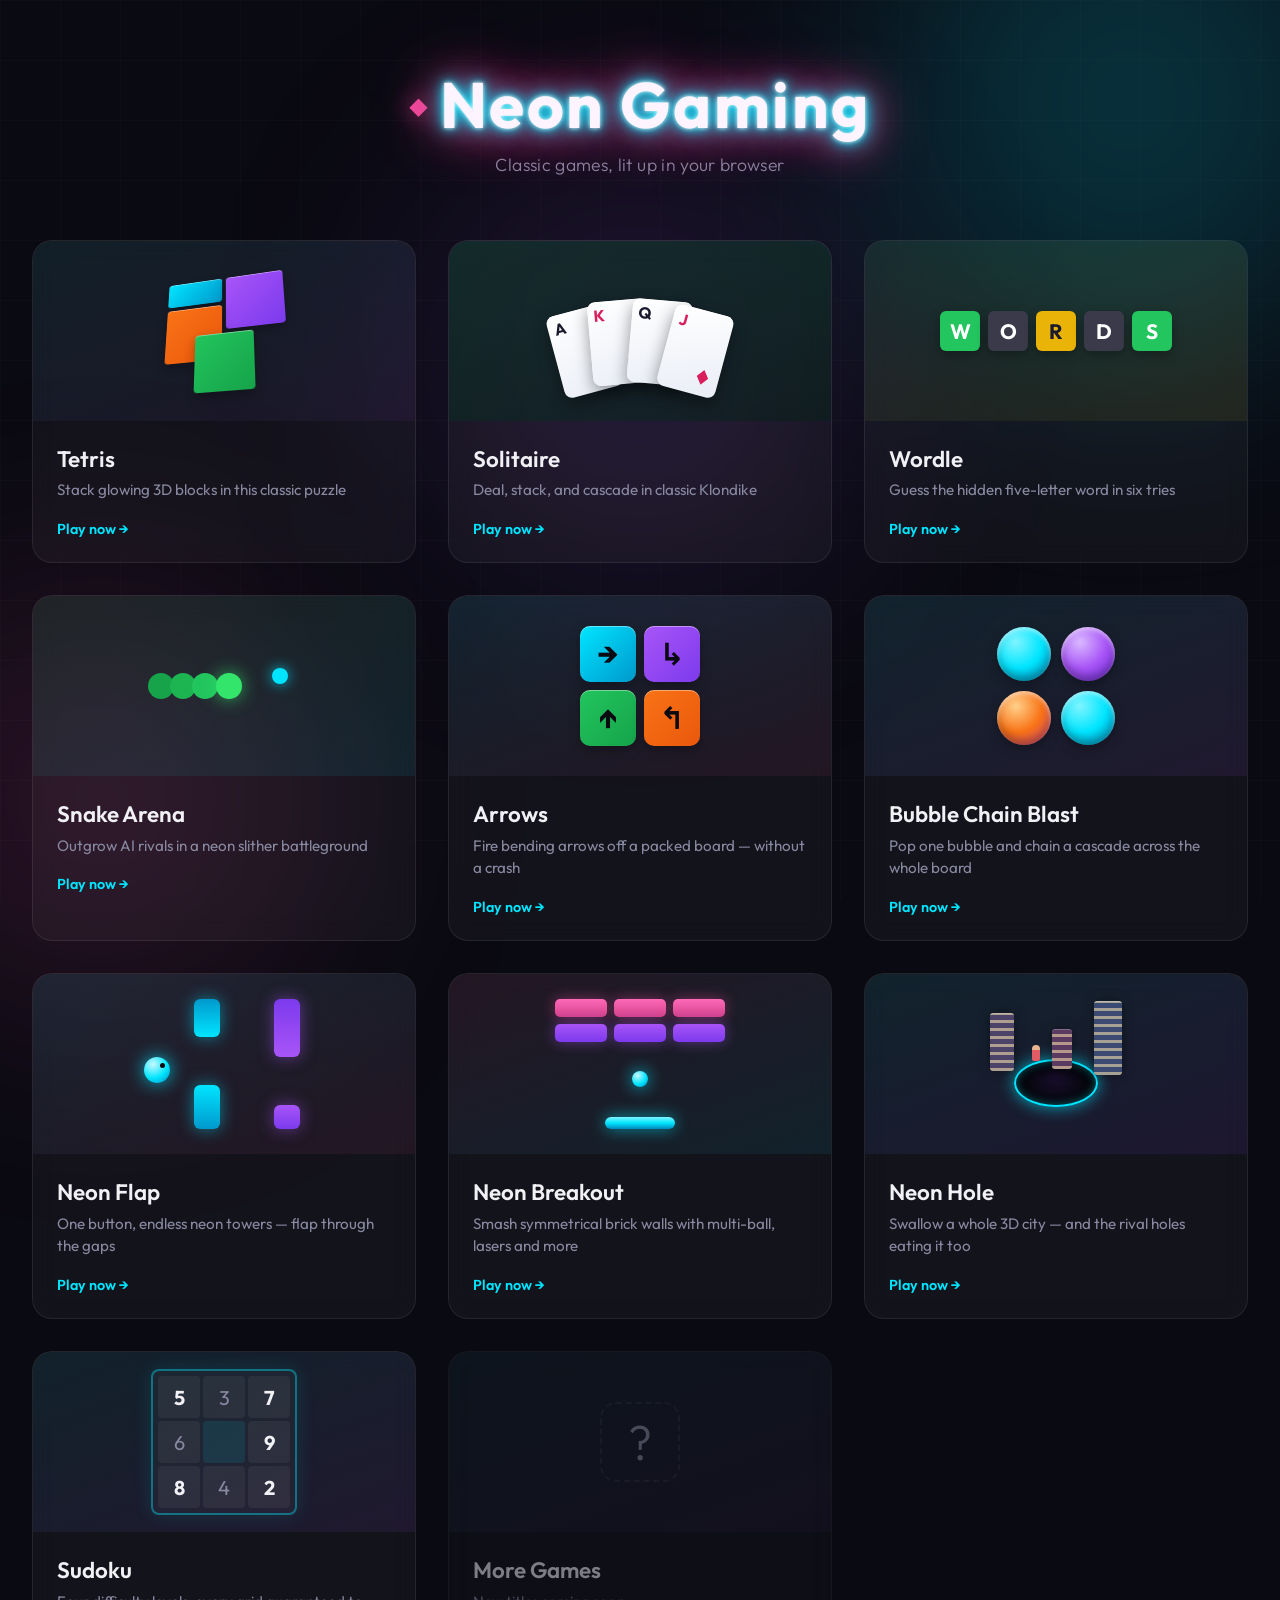
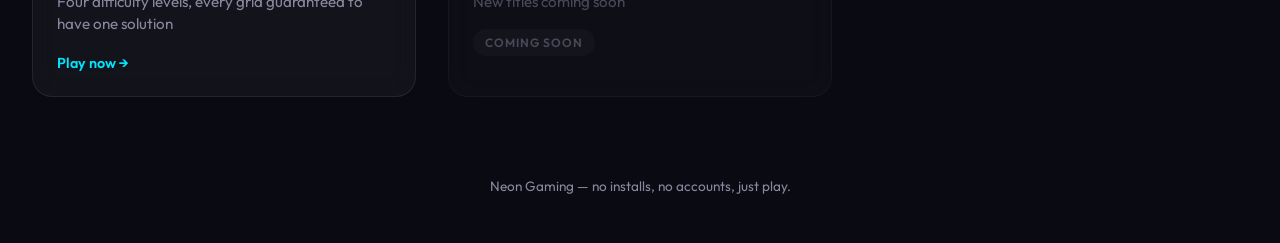
<file: index.html>
<!DOCTYPE html>
<html lang="en">
<head>
  <!-- Google tag (gtag.js) -->
  <script async src="https://www.googletagmanager.com/gtag/js?id=G-6LNMJ1V5Q6"></script>
  <script>
    window.dataLayer = window.dataLayer || [];
    function gtag(){dataLayer.push(arguments);}
    gtag('js', new Date());
    gtag('config', 'G-6LNMJ1V5Q6');
  </script>
  <meta charset="UTF-8">
  <meta name="viewport" content="width=device-width, initial-scale=1.0">
  <title>Neon Gaming</title>
  <link rel="preconnect" href="https://fonts.googleapis.com">
  <link rel="preconnect" href="https://fonts.gstatic.com" crossorigin>
  <link href="https://fonts.googleapis.com/css2?family=Outfit:wght@300;400;600;700&display=swap" rel="stylesheet">
  <link rel="stylesheet" href="css/style.css">
</head>
<body>
  <div class="bg-grid"></div>
  <div class="bg-glow bg-glow--1"></div>
  <div class="bg-glow bg-glow--2"></div>
  <div class="bg-glow bg-glow--3"></div>

  <header class="site-header">
    <div class="logo">
      <span class="logo-icon">◆</span>
      <h1 class="neon-title" data-text="Neon Gaming">Neon Gaming</h1>
    </div>
    <p class="tagline">Classic games, lit up in your browser</p>
  </header>

  <main class="games-grid">
    <a href="games/tetris/" class="game-tile game-tile--tetris">
      <div class="game-tile__preview">
        <div class="tetris-preview">
          <div class="tetris-block tetris-block--cyan"></div>
          <div class="tetris-block tetris-block--purple"></div>
          <div class="tetris-block tetris-block--orange"></div>
          <div class="tetris-block tetris-block--green"></div>
        </div>
      </div>
      <div class="game-tile__info">
        <h2>Tetris</h2>
        <p>Stack glowing 3D blocks in this classic puzzle</p>
        <span class="game-tile__cta">Play now →</span>
      </div>
    </a>

    <a href="games/solitaire/" class="game-tile game-tile--solitaire">
      <div class="game-tile__preview">
        <div class="solitaire-preview">
          <div class="mini-card mini-card--1"><span class="mini-card__rank">A</span><span class="mini-card__suit mini-card__suit--black">♠</span></div>
          <div class="mini-card mini-card--2"><span class="mini-card__rank mini-card__rank--red">K</span><span class="mini-card__suit mini-card__suit--red">♥</span></div>
          <div class="mini-card mini-card--3"><span class="mini-card__rank">Q</span><span class="mini-card__suit mini-card__suit--black">♣</span></div>
          <div class="mini-card mini-card--4"><span class="mini-card__rank mini-card__rank--red">J</span><span class="mini-card__suit mini-card__suit--red">♦</span></div>
        </div>
      </div>
      <div class="game-tile__info">
        <h2>Solitaire</h2>
        <p>Deal, stack, and cascade in classic Klondike</p>
        <span class="game-tile__cta">Play now →</span>
      </div>
    </a>

    <a href="games/wordle/" class="game-tile game-tile--wordle">
      <div class="game-tile__preview">
        <div class="wordle-preview">
          <span class="wordle-cell wordle-cell--correct">W</span>
          <span class="wordle-cell wordle-cell--absent">O</span>
          <span class="wordle-cell wordle-cell--present">R</span>
          <span class="wordle-cell wordle-cell--absent">D</span>
          <span class="wordle-cell wordle-cell--correct">S</span>
        </div>
      </div>
      <div class="game-tile__info">
        <h2>Wordle</h2>
        <p>Guess the hidden five-letter word in six tries</p>
        <span class="game-tile__cta">Play now →</span>
      </div>
    </a>

    <a href="games/snake/" class="game-tile game-tile--snake">
      <div class="game-tile__preview">
        <div class="snake-preview">
          <span class="snake-seg snake-seg--1"></span>
          <span class="snake-seg snake-seg--2"></span>
          <span class="snake-seg snake-seg--3"></span>
          <span class="snake-seg snake-seg--head"></span>
          <span class="snake-orb"></span>
        </div>
      </div>
      <div class="game-tile__info">
        <h2>Snake Arena</h2>
        <p>Outgrow AI rivals in a neon slither battleground</p>
        <span class="game-tile__cta">Play now →</span>
      </div>
    </a>

    <a href="games/arrows/" class="game-tile game-tile--arrows">
      <div class="game-tile__preview">
        <div class="arrows-preview">
          <span class="arrow-chip arrow-chip--1">→</span>
          <span class="arrow-chip arrow-chip--2">↳</span>
          <span class="arrow-chip arrow-chip--3">↑</span>
          <span class="arrow-chip arrow-chip--4">↰</span>
        </div>
      </div>
      <div class="game-tile__info">
        <h2>Arrows</h2>
        <p>Fire bending arrows off a packed board — without a crash</p>
        <span class="game-tile__cta">Play now →</span>
      </div>
    </a>

    <a href="games/bubbleblast/" class="game-tile game-tile--bubbleblast">
      <div class="game-tile__preview">
        <div class="bubble-preview">
          <span class="bubble-orb bubble-orb--1"></span>
          <span class="bubble-orb bubble-orb--2"></span>
          <span class="bubble-orb bubble-orb--3"></span>
          <span class="bubble-orb bubble-orb--4"></span>
        </div>
      </div>
      <div class="game-tile__info">
        <h2>Bubble Chain Blast</h2>
        <p>Pop one bubble and chain a cascade across the whole board</p>
        <span class="game-tile__cta">Play now →</span>
      </div>
    </a>

    <a href="games/flappy/" class="game-tile game-tile--flappy">
      <div class="game-tile__preview">
        <div class="flappy-preview">
          <span class="flappy-pipe flappy-pipe--top"></span>
          <span class="flappy-pipe flappy-pipe--bottom"></span>
          <span class="flappy-pipe flappy-pipe--top2"></span>
          <span class="flappy-pipe flappy-pipe--bottom2"></span>
          <span class="flappy-bird"></span>
        </div>
      </div>
      <div class="game-tile__info">
        <h2>Neon Flap</h2>
        <p>One button, endless neon towers — flap through the gaps</p>
        <span class="game-tile__cta">Play now →</span>
      </div>
    </a>

    <a href="games/breakout/" class="game-tile game-tile--breakout">
      <div class="game-tile__preview">
        <div class="breakout-preview">
          <span class="breakout-brick breakout-brick--1"></span>
          <span class="breakout-brick breakout-brick--2"></span>
          <span class="breakout-brick breakout-brick--3"></span>
          <span class="breakout-brick breakout-brick--4"></span>
          <span class="breakout-brick breakout-brick--5"></span>
          <span class="breakout-brick breakout-brick--6"></span>
          <span class="breakout-ball"></span>
          <span class="breakout-paddle"></span>
        </div>
      </div>
      <div class="game-tile__info">
        <h2>Neon Breakout</h2>
        <p>Smash symmetrical brick walls with multi-ball, lasers and more</p>
        <span class="game-tile__cta">Play now →</span>
      </div>
    </a>

    <a href="games/hole/" class="game-tile game-tile--hole">
      <div class="game-tile__preview">
        <div class="hole-preview">
          <div class="hole-pit"></div>
          <div class="hole-ring"></div>
          <div class="hole-bldg hole-bldg--1"></div>
          <div class="hole-bldg hole-bldg--2"></div>
          <div class="hole-bldg hole-bldg--3"></div>
          <div class="hole-person"></div>
        </div>
      </div>
      <div class="game-tile__info">
        <h2>Neon Hole</h2>
        <p>Swallow a whole 3D city — and the rival holes eating it too</p>
        <span class="game-tile__cta">Play now →</span>
      </div>
    </a>

    <a href="games/sudoku/" class="game-tile game-tile--sudoku">
      <div class="game-tile__preview">
        <div class="sudoku-preview">
          <span class="sudoku-cell">5</span>
          <span class="sudoku-cell sudoku-cell--dim">3</span>
          <span class="sudoku-cell">7</span>
          <span class="sudoku-cell sudoku-cell--dim">6</span>
          <span class="sudoku-cell sudoku-cell--fill">1</span>
          <span class="sudoku-cell">9</span>
          <span class="sudoku-cell">8</span>
          <span class="sudoku-cell sudoku-cell--dim">4</span>
          <span class="sudoku-cell">2</span>
        </div>
      </div>
      <div class="game-tile__info">
        <h2>Sudoku</h2>
        <p>Four difficulty levels, every grid guaranteed to have one solution</p>
        <span class="game-tile__cta">Play now →</span>
      </div>
    </a>

    <div class="game-tile game-tile--coming-soon">
      <div class="game-tile__preview">
        <div class="coming-soon-icon">?</div>
      </div>
      <div class="game-tile__info">
        <h2>More Games</h2>
        <p>New titles coming soon</p>
        <span class="game-tile__badge">Coming Soon</span>
      </div>
    </div>
  </main>

  <footer class="site-footer">
    <p>Neon Gaming — no installs, no accounts, just play.</p>
  </footer>
</body>
</html>
</file>
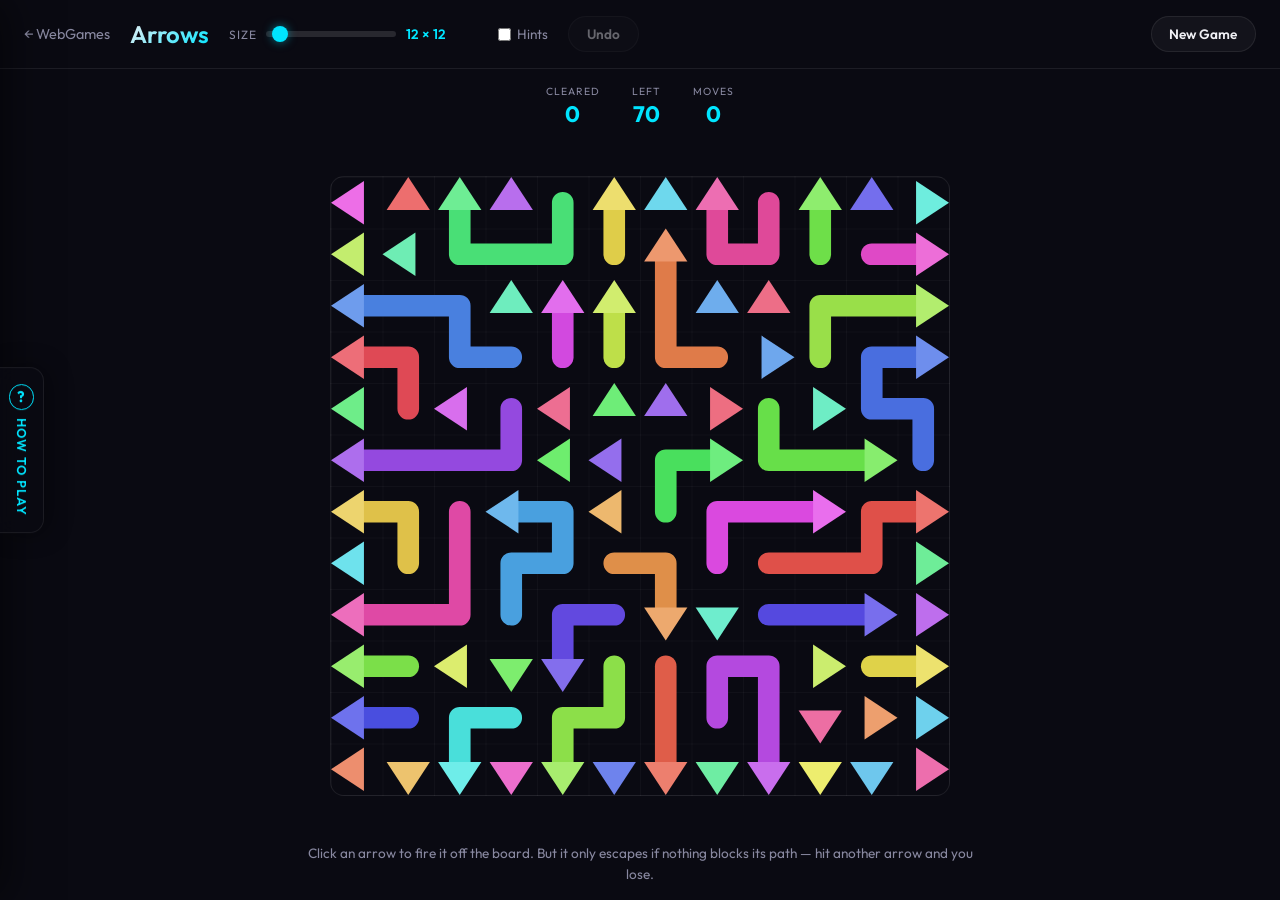
<file: games/arrows/index.html>
<!DOCTYPE html>
<html lang="en">
<head>
  <!-- Google tag (gtag.js) -->
  <script async src="https://www.googletagmanager.com/gtag/js?id=G-6LNMJ1V5Q6"></script>
  <script>
    window.dataLayer = window.dataLayer || [];
    function gtag(){dataLayer.push(arguments);}
    gtag('js', new Date());
    gtag('config', 'G-6LNMJ1V5Q6');
  </script>
  <meta charset="UTF-8">
  <meta name="viewport" content="width=device-width, initial-scale=1.0">
  <title>Arrows — WebGames</title>
  <link rel="preconnect" href="https://fonts.googleapis.com">
  <link rel="preconnect" href="https://fonts.gstatic.com" crossorigin>
  <link href="https://fonts.googleapis.com/css2?family=Outfit:wght@300;400;600;700&display=swap" rel="stylesheet">
  <link rel="stylesheet" href="style.css">
  <link rel="stylesheet" href="../../css/flyout.css">
</head>
<body>
  <aside class="flyout" id="flyout">
    <div class="flyout__panel" role="region" aria-label="How to play Arrows">
      <span class="flyout__eyebrow">How to Play</span>
      <h2>Arrows</h2>
      <p><strong>Arrows</strong> is a board-clearing logic puzzle. The grid is
        packed with arrows, each pointing in a direction. Click an arrow to
        <strong>fire it off the board</strong> along the way it points.</p>
      <p>An arrow only escapes if its path to the edge is <em>completely
        clear</em>. If another arrow is blocking the way, the shot crashes and
        you lose. Choose your order carefully to clear every arrow off the
        board.</p>

      <div class="flyout__divider"></div>
      <h3>Controls</h3>
      <ul class="flyout__controls">
        <li><span class="keys"><kbd>Click</kbd></span><span class="action">Fire the arrow off the board</span></li>
        <li><span class="keys">Size</span><span class="action">Change the board dimensions</span></li>
        <li><span class="keys">Hints</span><span class="action">Highlight safe / unsafe arrows on hover</span></li>
        <li><span class="keys">Undo</span><span class="action">Take back your last move</span></li>
        <li><span class="keys">New</span><span class="action">Generate a fresh board</span></li>
      </ul>

      <div class="flyout__divider"></div>
      <h3>Tips</h3>
      <ul class="flyout__tips">
        <li>Arrows on the outer edges are usually safe to fire first.</li>
        <li>Firing one arrow can open a path for others — plan chains ahead.</li>
        <li>Turn on Hints while you learn to spot which shots are blocked.</li>
      </ul>
    </div>
    <button class="flyout__tab" type="button" aria-controls="flyout" aria-expanded="false">
      <span class="flyout__tab-icon">?</span>
      <span class="flyout__tab-text">How to Play</span>
    </button>
  </aside>
  <div class="flyout__scrim" id="flyout-scrim"></div>

  <div class="game-layout">
    <header class="game-header">
      <a href="../../" class="back-link">← WebGames</a>
      <h1>Arrows</h1>

      <div class="size-picker" id="size-picker">
        <span class="size-picker__label">Size</span>
        <input type="range" id="size-range" class="size-range" min="10" max="50" step="1" value="12">
        <span class="size-picker__value" id="size-value">12 × 12</span>
      </div>

      <label class="hints-toggle" title="Highlight safe (green) and unsafe (red) arrows on hover">
        <input type="checkbox" id="hints-toggle">
        <span>Hints</span>
      </label>

      <button class="tool-btn" id="btn-undo" disabled>Undo</button>
      <button class="tool-btn tool-btn--primary" id="btn-new">New Game</button>
    </header>

    <main class="game-container">
      <div class="stat-bar">
        <span class="stat"><span class="stat__label">Cleared</span><span class="stat__value" id="stat-cleared">0</span></span>
        <span class="stat"><span class="stat__label">Left</span><span class="stat__value" id="stat-left">0</span></span>
        <span class="stat"><span class="stat__label">Moves</span><span class="stat__value" id="stat-moves">0</span></span>
      </div>

      <div class="board-wrap">
        <svg id="board" class="board" xmlns="http://www.w3.org/2000/svg"></svg>
      </div>

      <p class="hint-text">Click an arrow to fire it off the board. But it only escapes
        if nothing blocks its path — hit another arrow and you lose.</p>
    </main>
  </div>

  <div class="overlay overlay--hidden" id="end-overlay">
    <div class="overlay-content">
      <h2 id="end-title">Cleared!</h2>
      <p id="end-message"></p>
      <div class="end-stats" id="end-stats"></div>
      <div class="overlay-actions">
        <button class="tool-btn" id="btn-undo-overlay">Undo Last Move</button>
        <button class="btn-start" id="btn-play-again">New Game</button>
      </div>
    </div>
  </div>

  <script type="module" src="arrows.js"></script>
  <script src="../../css/flyout.js"></script>
</body>
</html>
</file>
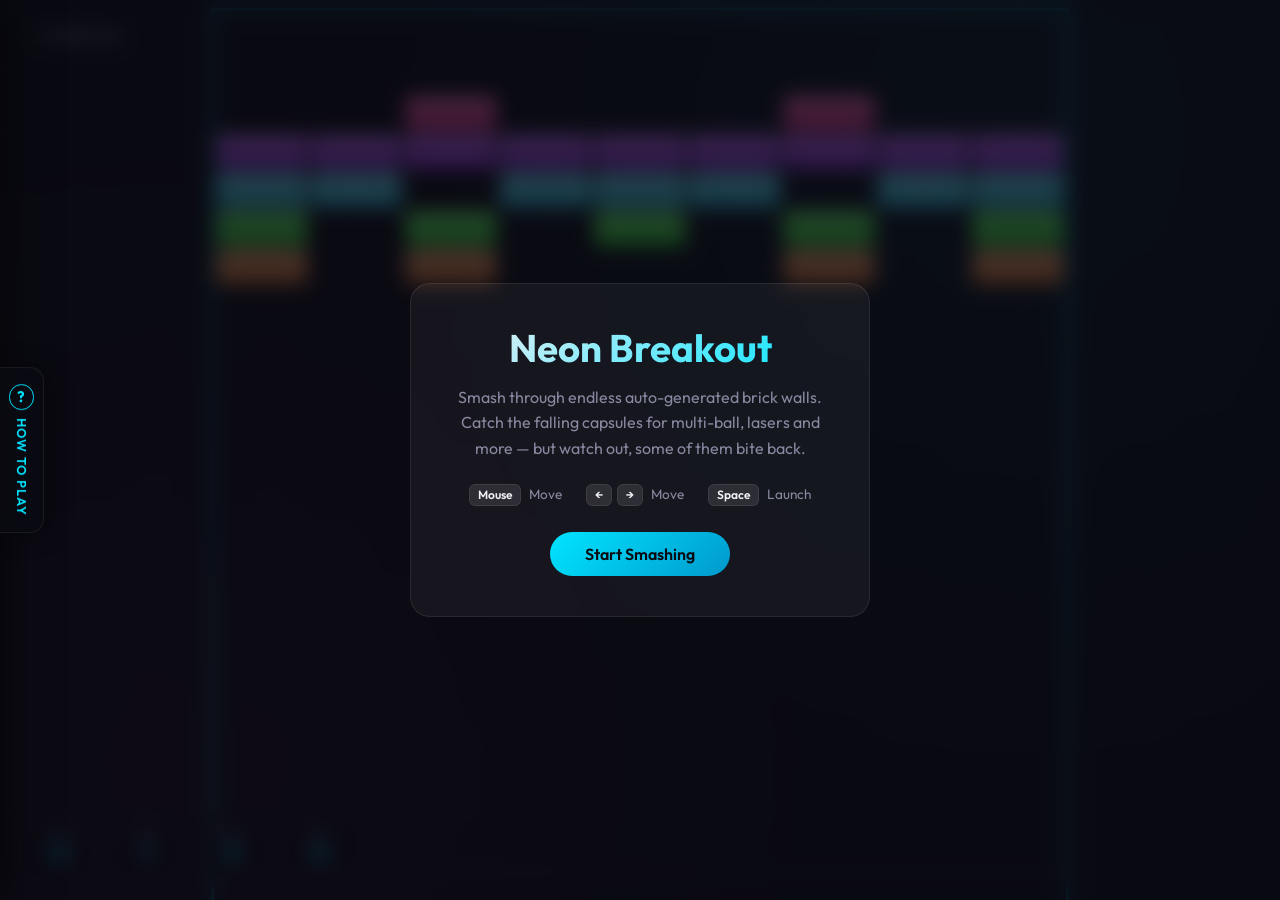
<file: games/breakout/index.html>
<!DOCTYPE html>
<html lang="en">
<head>
  <!-- Google tag (gtag.js) -->
  <script async src="https://www.googletagmanager.com/gtag/js?id=G-6LNMJ1V5Q6"></script>
  <script>
    window.dataLayer = window.dataLayer || [];
    function gtag(){dataLayer.push(arguments);}
    gtag('js', new Date());
    gtag('config', 'G-6LNMJ1V5Q6');
  </script>
  <meta charset="UTF-8">
  <meta name="viewport" content="width=device-width, initial-scale=1.0">
  <title>Neon Breakout — WebGames</title>
  <link rel="preconnect" href="https://fonts.googleapis.com">
  <link rel="preconnect" href="https://fonts.gstatic.com" crossorigin>
  <link href="https://fonts.googleapis.com/css2?family=Outfit:wght@300;400;600;700&display=swap" rel="stylesheet">
  <link rel="stylesheet" href="style.css">
  <link rel="stylesheet" href="../../css/flyout.css">
</head>
<body>
  <aside class="flyout" id="flyout">
    <div class="flyout__panel" role="region" aria-label="How to play Neon Breakout">
      <span class="flyout__eyebrow">How to Play</span>
      <h2>Neon Breakout</h2>
      <p><strong>Neon Breakout</strong> is the classic brick-smasher, lit up.
        Slide your paddle to bounce the ball into the glowing wall above —
        clear every brick to advance. Every level is auto-generated and
        perfectly symmetrical, and each one packs smaller, tougher bricks
        and a faster ball.</p>
      <p>Destroyed bricks often drop <strong>capsules</strong>. Catch them
        with your paddle — most are powerups, but the red-ringed ones will
        hurt you. Lose the ball off the bottom and you lose a life.</p>

      <div class="flyout__divider"></div>
      <h3>Powerups &amp; Powerdowns</h3>
      <ul class="flyout__tips">
        <li><strong>M</strong> — Multi-ball: every ball splits into three.</li>
        <li><strong>+</strong> — Extra ball: one more life in reserve.</li>
        <li><strong>L</strong> — Lasers: your paddle auto-fires for 10 seconds.</li>
        <li><strong>W</strong> — Wide paddle: much easier to keep the rally alive.</li>
        <li><strong>S</strong> — Slow-mo: the ball drops to a gentle cruise.</li>
        <li><strong>P</strong> — Power ball: smashes straight through bricks without bouncing.</li>
        <li><strong>E</strong> — Blast ball: every impact explodes, damaging nearby bricks.</li>
        <li><strong>−</strong> — Shrink: your paddle gets worryingly small.</li>
        <li><strong>F</strong> — Fast: the ball kicks into overdrive.</li>
      </ul>

      <div class="flyout__divider"></div>
      <h3>Controls</h3>
      <ul class="flyout__controls">
        <li><span class="keys"><kbd>Mouse</kbd> / <kbd>Touch</kbd></span><span class="action">Move paddle</span></li>
        <li><span class="keys"><kbd>←</kbd> <kbd>→</kbd></span><span class="action">Move paddle</span></li>
        <li><span class="keys"><kbd>Space</kbd> / <kbd>Click</kbd></span><span class="action">Launch ball</span></li>
      </ul>

      <div class="flyout__divider"></div>
      <h3>Tips</h3>
      <ul class="flyout__tips">
        <li>The ball's angle depends on where it hits the paddle — the edges send it out steep.</li>
        <li>Steel bricks never break — even the power ball bounces off them.</li>
        <li>Multi-ball plus lasers can strip a whole level in seconds.</li>
        <li>Sometimes it's smarter to dodge a red capsule than to catch it.</li>
      </ul>
    </div>
    <button class="flyout__tab" type="button" aria-controls="flyout" aria-expanded="false">
      <span class="flyout__tab-icon">?</span>
      <span class="flyout__tab-text">How to Play</span>
    </button>
  </aside>
  <div class="flyout__scrim" id="flyout-scrim"></div>

  <canvas id="game-canvas"></canvas>

  <a href="../../" class="back-link">← WebGames</a>

  <div class="hud">
    <div class="hud-panel">
      <span class="hud-label">Score</span>
      <span class="hud-value" id="stat-score">0</span>
    </div>
    <div class="hud-panel">
      <span class="hud-label">Level</span>
      <span class="hud-value" id="stat-level">1</span>
    </div>
    <div class="hud-panel">
      <span class="hud-label">Balls</span>
      <span class="hud-value" id="stat-balls">3</span>
    </div>
    <div class="hud-panel">
      <span class="hud-label">Best</span>
      <span class="hud-value" id="stat-best">0</span>
    </div>
  </div>

  <div class="overlay" id="start-overlay">
    <div class="overlay-content">
      <h2>Neon Breakout</h2>
      <p>Smash through endless auto-generated brick walls. Catch the falling
        capsules for multi-ball, lasers and more — but watch out, some of
        them bite back.</p>
      <div class="hint-row">
        <span><kbd>Mouse</kbd> Move</span>
        <span><kbd>←</kbd><kbd>→</kbd> Move</span>
        <span><kbd>Space</kbd> Launch</span>
      </div>
      <button class="btn-start" id="btn-start">Start Smashing</button>
    </div>
  </div>

  <div class="overlay overlay--hidden" id="gameover-overlay">
    <div class="overlay-content">
      <h2 id="gameover-title">Game Over</h2>
      <p id="gameover-message">The wall claims another paddle.</p>
      <div class="end-stats">
        <span class="end-stat">
          <span class="end-stat__value" id="final-score">0</span>
          <span class="end-stat__label">Score</span>
        </span>
        <span class="end-stat">
          <span class="end-stat__value" id="final-level">1</span>
          <span class="end-stat__label">Level</span>
        </span>
        <span class="end-stat">
          <span class="end-stat__value" id="final-best">0</span>
          <span class="end-stat__label">Best</span>
        </span>
      </div>
      <button class="btn-start" id="btn-restart">Break Again</button>
    </div>
  </div>

  <script src="breakout.js"></script>
  <script src="../../css/flyout.js"></script>
</body>
</html>
</file>
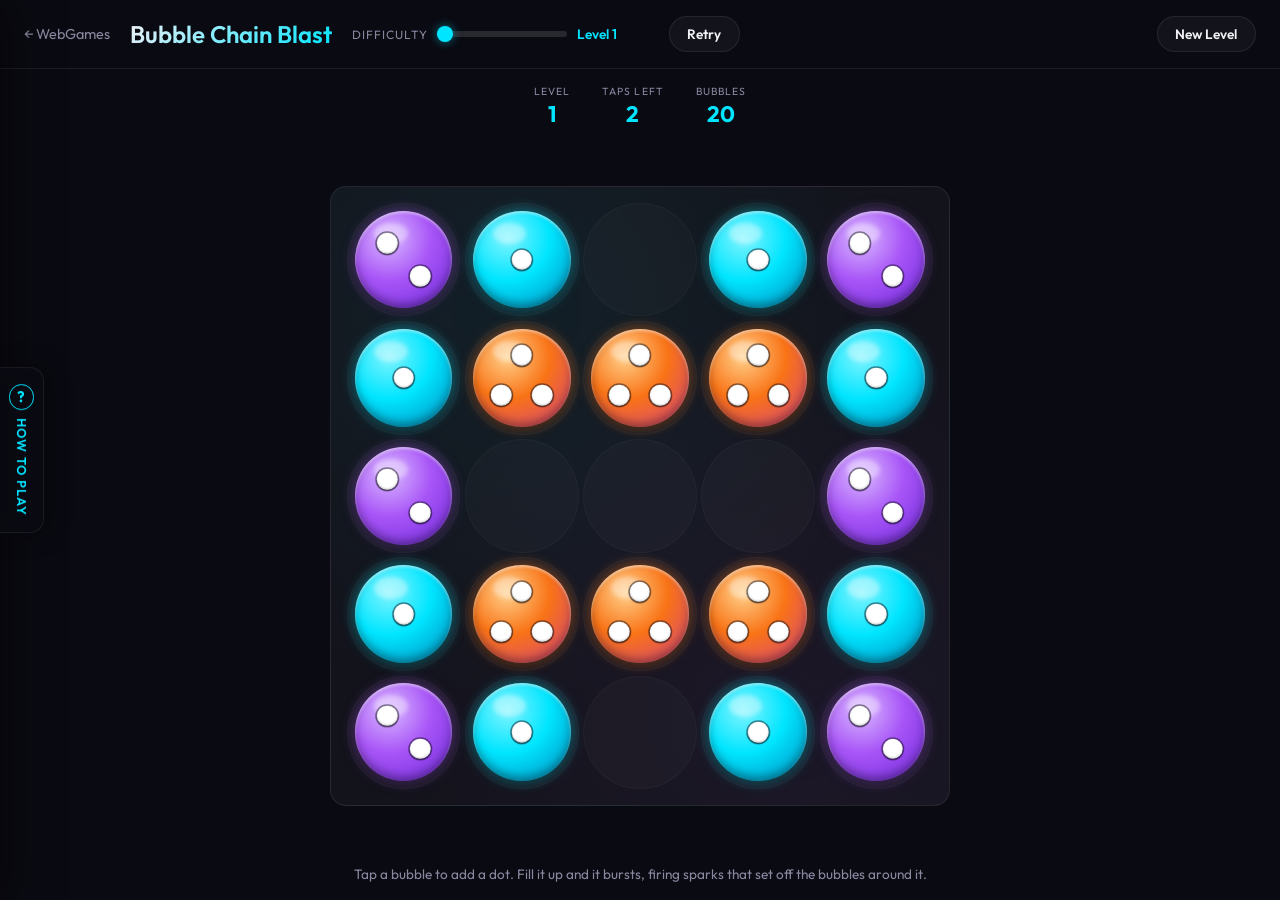
<file: games/bubbleblast/index.html>
<!DOCTYPE html>
<html lang="en">
<head>
  <!-- Google tag (gtag.js) -->
  <script async src="https://www.googletagmanager.com/gtag/js?id=G-6LNMJ1V5Q6"></script>
  <script>
    window.dataLayer = window.dataLayer || [];
    function gtag(){dataLayer.push(arguments);}
    gtag('js', new Date());
    gtag('config', 'G-6LNMJ1V5Q6');
  </script>
  <meta charset="UTF-8">
  <meta name="viewport" content="width=device-width, initial-scale=1.0">
  <title>Bubble Chain Blast — WebGames</title>
  <link rel="preconnect" href="https://fonts.googleapis.com">
  <link rel="preconnect" href="https://fonts.gstatic.com" crossorigin>
  <link href="https://fonts.googleapis.com/css2?family=Outfit:wght@300;400;600;700&display=swap" rel="stylesheet">
  <link rel="stylesheet" href="style.css">
  <link rel="stylesheet" href="../../css/flyout.css">
</head>
<body>
  <aside class="flyout" id="flyout">
    <div class="flyout__panel" role="region" aria-label="How to play Bubble Chain Blast">
      <span class="flyout__eyebrow">How to Play</span>
      <h2>Bubble Chain Blast</h2>
      <p><strong>Bubble Chain Blast</strong> is a chain-reaction puzzle. Every level is
        packed with bubbles, each holding a number of dots. Tap a bubble to add a
        dot. When a bubble fills up it <strong>bursts</strong>, firing sparks in
        all four directions.</p>
      <p>Each spark flies until it strikes the next bubble in its path, adding a
        dot there — which can make that bubble burst too. One good tap can set off
        a cascade that clears the whole board. Wipe out every bubble before you
        run out of taps.</p>

      <div class="flyout__divider"></div>
      <h3>Controls</h3>
      <ul class="flyout__controls">
        <li><span class="keys"><kbd>Click</kbd></span><span class="action">Add a dot to a bubble</span></li>
        <li><span class="keys">Difficulty</span><span class="action">Bigger, busier boards</span></li>
        <li><span class="keys">Retry</span><span class="action">Reset the current level</span></li>
        <li><span class="keys">New</span><span class="action">Generate a fresh level</span></li>
      </ul>

      <div class="flyout__divider"></div>
      <h3>Tips</h3>
      <ul class="flyout__tips">
        <li>Bubbles already holding three dots burst on the very next tap.</li>
        <li>Aim for a bubble that will chain into a cluster, not a lone one.</li>
        <li>Every level is solvable in exactly the taps you're given — plan ahead.</li>
      </ul>
    </div>
    <button class="flyout__tab" type="button" aria-controls="flyout" aria-expanded="false">
      <span class="flyout__tab-icon">?</span>
      <span class="flyout__tab-text">How to Play</span>
    </button>
  </aside>
  <div class="flyout__scrim" id="flyout-scrim"></div>

  <div class="game-layout">
    <header class="game-header">
      <a href="../../" class="back-link">← WebGames</a>
      <h1>Bubble Chain Blast</h1>

      <div class="size-picker" id="diff-picker">
        <span class="size-picker__label">Difficulty</span>
        <input type="range" id="diff-range" class="size-range" min="1" max="9" step="1" value="1">
        <span class="size-picker__value" id="diff-value">Level 1</span>
      </div>

      <button class="tool-btn" id="btn-retry">Retry</button>
      <button class="tool-btn tool-btn--primary" id="btn-new">New Level</button>
    </header>

    <main class="game-container">
      <div class="stat-bar">
        <span class="stat"><span class="stat__label">Level</span><span class="stat__value" id="stat-level">1</span></span>
        <span class="stat"><span class="stat__label">Taps Left</span><span class="stat__value" id="stat-taps">0</span></span>
        <span class="stat"><span class="stat__label">Bubbles</span><span class="stat__value" id="stat-bubbles">0</span></span>
      </div>

      <div class="board-wrap">
        <div id="board" class="board"></div>
      </div>

      <p class="hint-text">Tap a bubble to add a dot. Fill it up and it bursts,
        firing sparks that set off the bubbles around it.</p>
    </main>
  </div>

  <div class="overlay overlay--hidden" id="end-overlay">
    <div class="overlay-content">
      <h2 id="end-title">Cleared!</h2>
      <p id="end-message"></p>
      <div class="overlay-actions">
        <button class="tool-btn" id="btn-retry-overlay">Retry Level</button>
        <button class="btn-start" id="btn-next">Next Level</button>
      </div>
    </div>
  </div>

  <script type="module" src="bubbleblast.js"></script>
  <script src="../../css/flyout.js"></script>
</body>
</html>
</file>
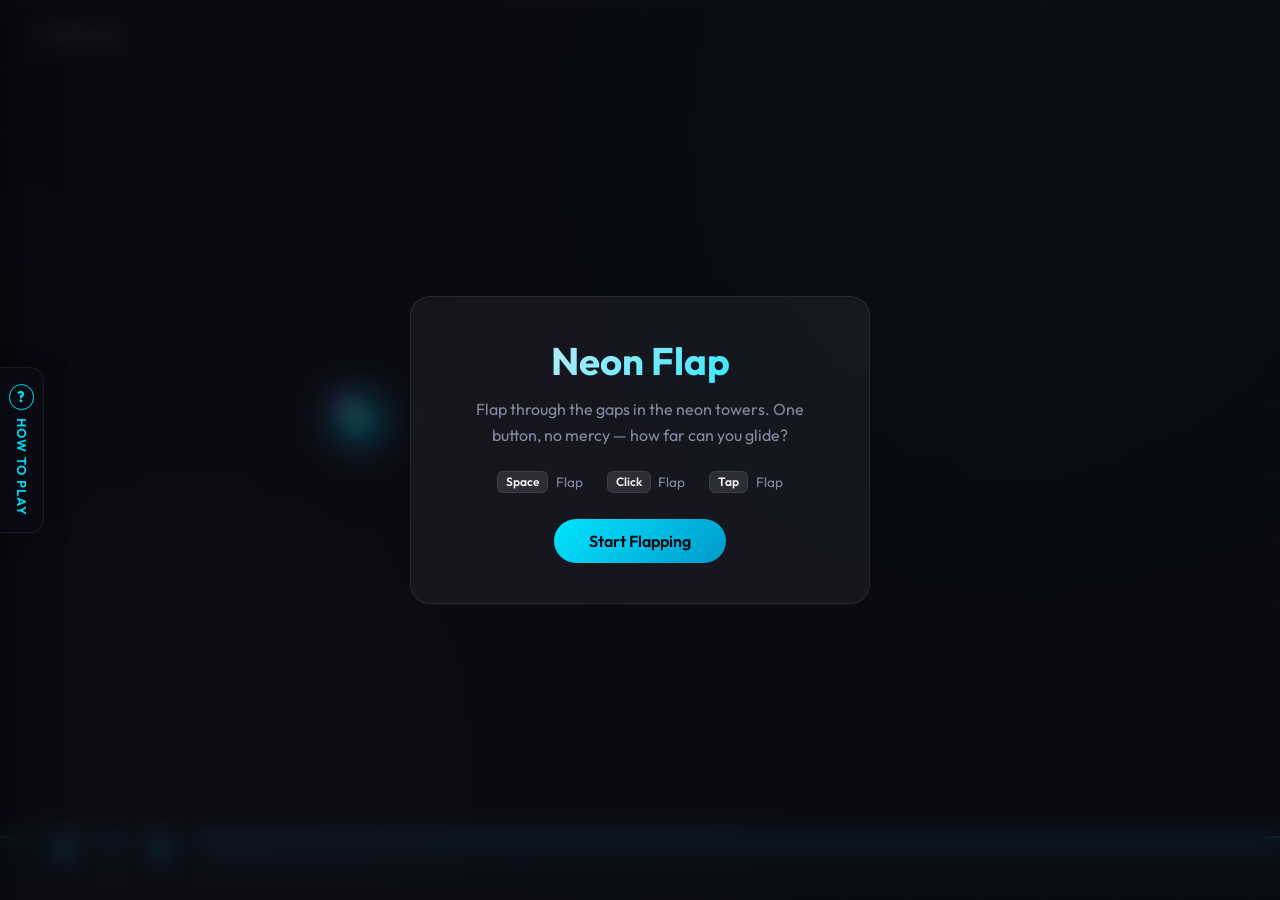
<file: games/flappy/index.html>
<!DOCTYPE html>
<html lang="en">
<head>
  <!-- Google tag (gtag.js) -->
  <script async src="https://www.googletagmanager.com/gtag/js?id=G-6LNMJ1V5Q6"></script>
  <script>
    window.dataLayer = window.dataLayer || [];
    function gtag(){dataLayer.push(arguments);}
    gtag('js', new Date());
    gtag('config', 'G-6LNMJ1V5Q6');
  </script>
  <meta charset="UTF-8">
  <meta name="viewport" content="width=device-width, initial-scale=1.0">
  <title>Neon Flap — WebGames</title>
  <link rel="preconnect" href="https://fonts.googleapis.com">
  <link rel="preconnect" href="https://fonts.gstatic.com" crossorigin>
  <link href="https://fonts.googleapis.com/css2?family=Outfit:wght@300;400;600;700&display=swap" rel="stylesheet">
  <link rel="stylesheet" href="style.css">
  <link rel="stylesheet" href="../../css/flyout.css">
</head>
<body>
  <aside class="flyout" id="flyout">
    <div class="flyout__panel" role="region" aria-label="How to play Neon Flap">
      <span class="flyout__eyebrow">How to Play</span>
      <h2>Neon Flap</h2>
      <p><strong>Neon Flap</strong> is a one-button arcade dodger. Your glowing
        orb constantly falls — <strong>flap</strong> to pulse upward and thread
        the gaps between the neon towers scrolling toward you.</p>
      <p>Clip a tower, the ceiling grid or the ground and it's game over. Each
        tower you pass scores a point, and the towers speed up and tighten as
        your score climbs.</p>

      <div class="flyout__divider"></div>
      <h3>Controls</h3>
      <ul class="flyout__controls">
        <li><span class="keys"><kbd>Space</kbd> / <kbd>↑</kbd></span><span class="action">Flap</span></li>
        <li><span class="keys"><kbd>Click</kbd> / <kbd>Tap</kbd></span><span class="action">Flap</span></li>
      </ul>

      <div class="flyout__divider"></div>
      <h3>Tips</h3>
      <ul class="flyout__tips">
        <li>Small, frequent taps are easier to control than big rescue flaps.</li>
        <li>Aim for the centre of the gap — momentum carries you further than you think.</li>
        <li>Watch the next gap, not the orb. Your eyes should always be one tower ahead.</li>
      </ul>
    </div>
    <button class="flyout__tab" type="button" aria-controls="flyout" aria-expanded="false">
      <span class="flyout__tab-icon">?</span>
      <span class="flyout__tab-text">How to Play</span>
    </button>
  </aside>
  <div class="flyout__scrim" id="flyout-scrim"></div>

  <canvas id="game-canvas"></canvas>

  <a href="../../" class="back-link">← WebGames</a>

  <div class="hud">
    <div class="hud-panel">
      <span class="hud-label">Score</span>
      <span class="hud-value" id="stat-score">0</span>
    </div>
    <div class="hud-panel">
      <span class="hud-label">Best</span>
      <span class="hud-value" id="stat-best">0</span>
    </div>
  </div>

  <div class="overlay" id="start-overlay">
    <div class="overlay-content">
      <h2>Neon Flap</h2>
      <p>Flap through the gaps in the neon towers.
        One button, no mercy — how far can you glide?</p>
      <div class="hint-row">
        <span><kbd>Space</kbd> Flap</span>
        <span><kbd>Click</kbd> Flap</span>
        <span><kbd>Tap</kbd> Flap</span>
      </div>
      <button class="btn-start" id="btn-start">Start Flapping</button>
    </div>
  </div>

  <div class="overlay overlay--hidden" id="gameover-overlay">
    <div class="overlay-content">
      <h2 id="gameover-title">Crashed!</h2>
      <p id="gameover-message">The grid claims another orb.</p>
      <div class="end-stats">
        <span class="end-stat">
          <span class="end-stat__value" id="final-score">0</span>
          <span class="end-stat__label">Score</span>
        </span>
        <span class="end-stat">
          <span class="end-stat__value" id="final-best">0</span>
          <span class="end-stat__label">Best</span>
        </span>
      </div>
      <button class="btn-start" id="btn-restart">Fly Again</button>
    </div>
  </div>

  <script src="flappy.js"></script>
  <script src="../../css/flyout.js"></script>
</body>
</html>
</file>
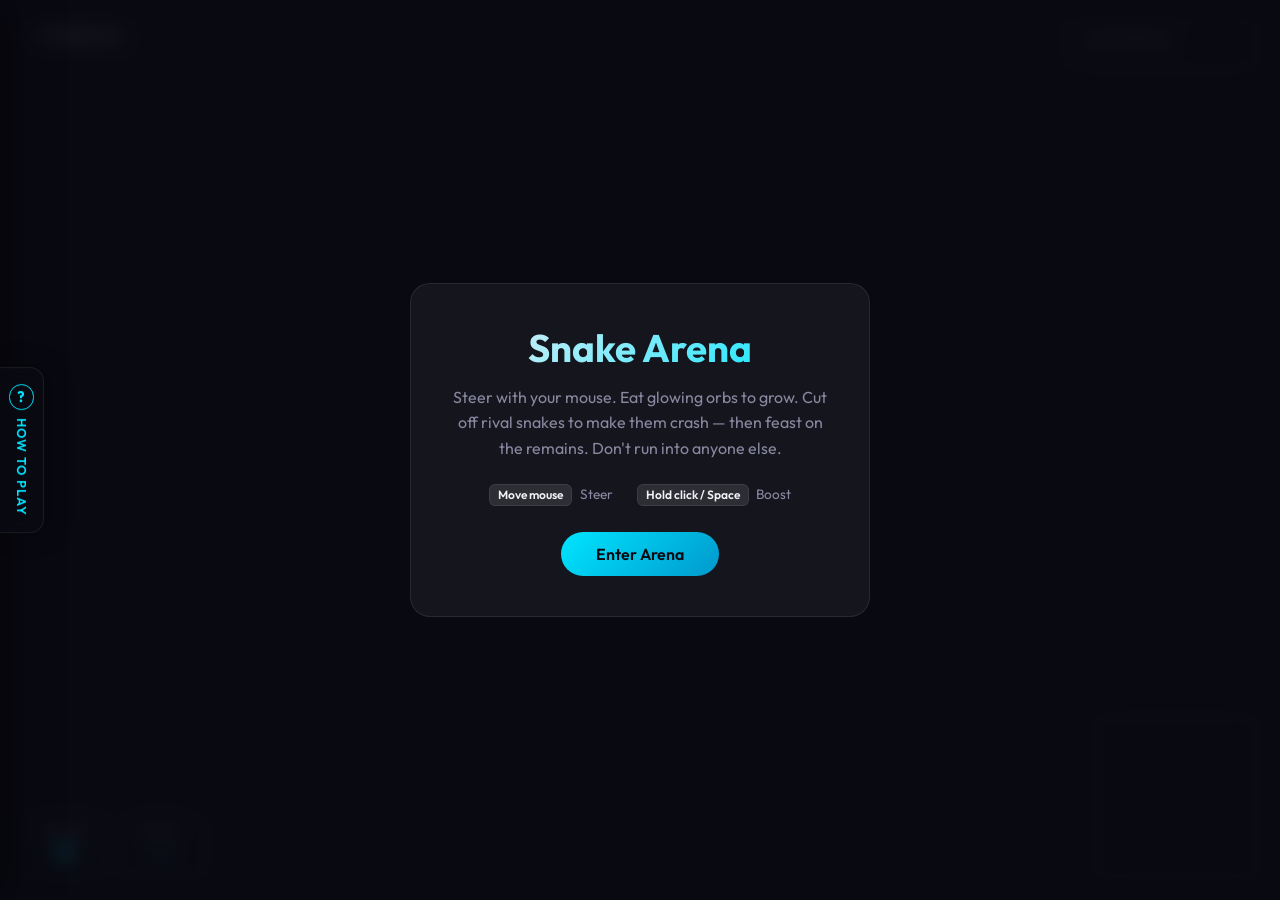
<file: games/snake/index.html>
<!DOCTYPE html>
<html lang="en">
<head>
  <!-- Google tag (gtag.js) -->
  <script async src="https://www.googletagmanager.com/gtag/js?id=G-6LNMJ1V5Q6"></script>
  <script>
    window.dataLayer = window.dataLayer || [];
    function gtag(){dataLayer.push(arguments);}
    gtag('js', new Date());
    gtag('config', 'G-6LNMJ1V5Q6');
  </script>
  <meta charset="UTF-8">
  <meta name="viewport" content="width=device-width, initial-scale=1.0">
  <title>Snake Arena — WebGames</title>
  <link rel="preconnect" href="https://fonts.googleapis.com">
  <link rel="preconnect" href="https://fonts.gstatic.com" crossorigin>
  <link href="https://fonts.googleapis.com/css2?family=Outfit:wght@300;400;600;700&display=swap" rel="stylesheet">
  <link rel="stylesheet" href="style.css">
  <link rel="stylesheet" href="../../css/flyout.css">
</head>
<body>
  <aside class="flyout" id="flyout">
    <div class="flyout__panel" role="region" aria-label="How to play Snake Arena">
      <span class="flyout__eyebrow">How to Play</span>
      <h2>Snake Arena</h2>
      <p><strong>Snake Arena</strong> is a modern multiplayer-style twist on the
        classic Snake game. You share a huge neon arena with AI-controlled
        rival snakes. Glide around eating glowing orbs to grow longer and climb
        the leaderboard.</p>
      <p>Cut in front of another snake so its head runs into your body and it
        crashes — then feast on the trail of orbs it leaves behind. But be
        careful: if <em>your</em> head hits any snake, you're eaten and it's game
        over.</p>

      <div class="flyout__divider"></div>
      <h3>Controls</h3>
      <ul class="flyout__controls">
        <li><span class="keys">Move mouse</span><span class="action">Steer your snake's head</span></li>
        <li><span class="keys"><kbd>Click</kbd></span><span class="action">Hold to boost speed</span></li>
        <li><span class="keys"><kbd>Space</kbd></span><span class="action">Hold to boost speed</span></li>
      </ul>

      <div class="flyout__divider"></div>
      <h3>Tips</h3>
      <ul class="flyout__tips">
        <li>Boosting burns length — only sprint when it counts.</li>
        <li>Encircle smaller snakes to trap them into crashing.</li>
        <li>Stay near the edges early on to avoid crowded pile-ups.</li>
      </ul>
    </div>
    <button class="flyout__tab" type="button" aria-controls="flyout" aria-expanded="false">
      <span class="flyout__tab-icon">?</span>
      <span class="flyout__tab-text">How to Play</span>
    </button>
  </aside>
  <div class="flyout__scrim" id="flyout-scrim"></div>

  <canvas id="game-canvas"></canvas>

  <a href="../../" class="back-link">← WebGames</a>

  <div class="hud" id="hud">
    <div class="hud-panel">
      <span class="hud-label">Length</span>
      <span class="hud-value" id="stat-length">0</span>
    </div>
    <div class="hud-panel">
      <span class="hud-label">Rank</span>
      <span class="hud-value" id="stat-rank">–</span>
    </div>
  </div>

  <div class="leaderboard" id="leaderboard">
    <span class="leaderboard__title">Leaderboard</span>
    <ol id="leaderboard-list"></ol>
  </div>

  <canvas id="minimap" width="160" height="160"></canvas>

  <div class="overlay" id="start-overlay">
    <div class="overlay-content">
      <h2>Snake Arena</h2>
      <p>Steer with your mouse. Eat glowing orbs to grow. Cut off rival
         snakes to make them crash — then feast on the remains. Don't run
         into anyone else.</p>
      <div class="hint-row">
        <span><kbd>Move mouse</kbd> Steer</span>
        <span><kbd>Hold click / Space</kbd> Boost</span>
      </div>
      <button class="btn-start" id="btn-start">Enter Arena</button>
    </div>
  </div>

  <div class="overlay overlay--hidden" id="gameover-overlay">
    <div class="overlay-content">
      <h2>You Got Eaten</h2>
      <div class="end-stats">
        <div class="end-stat">
          <span class="end-stat__value" id="final-length">0</span>
          <span class="end-stat__label">Length</span>
        </div>
        <div class="end-stat">
          <span class="end-stat__value" id="final-rank">–</span>
          <span class="end-stat__label">Best Rank</span>
        </div>
      </div>
      <button class="btn-start" id="btn-restart">Play Again</button>
    </div>
  </div>

  <script type="module" src="snake.js"></script>
  <script src="../../css/flyout.js"></script>
</body>
</html>
</file>
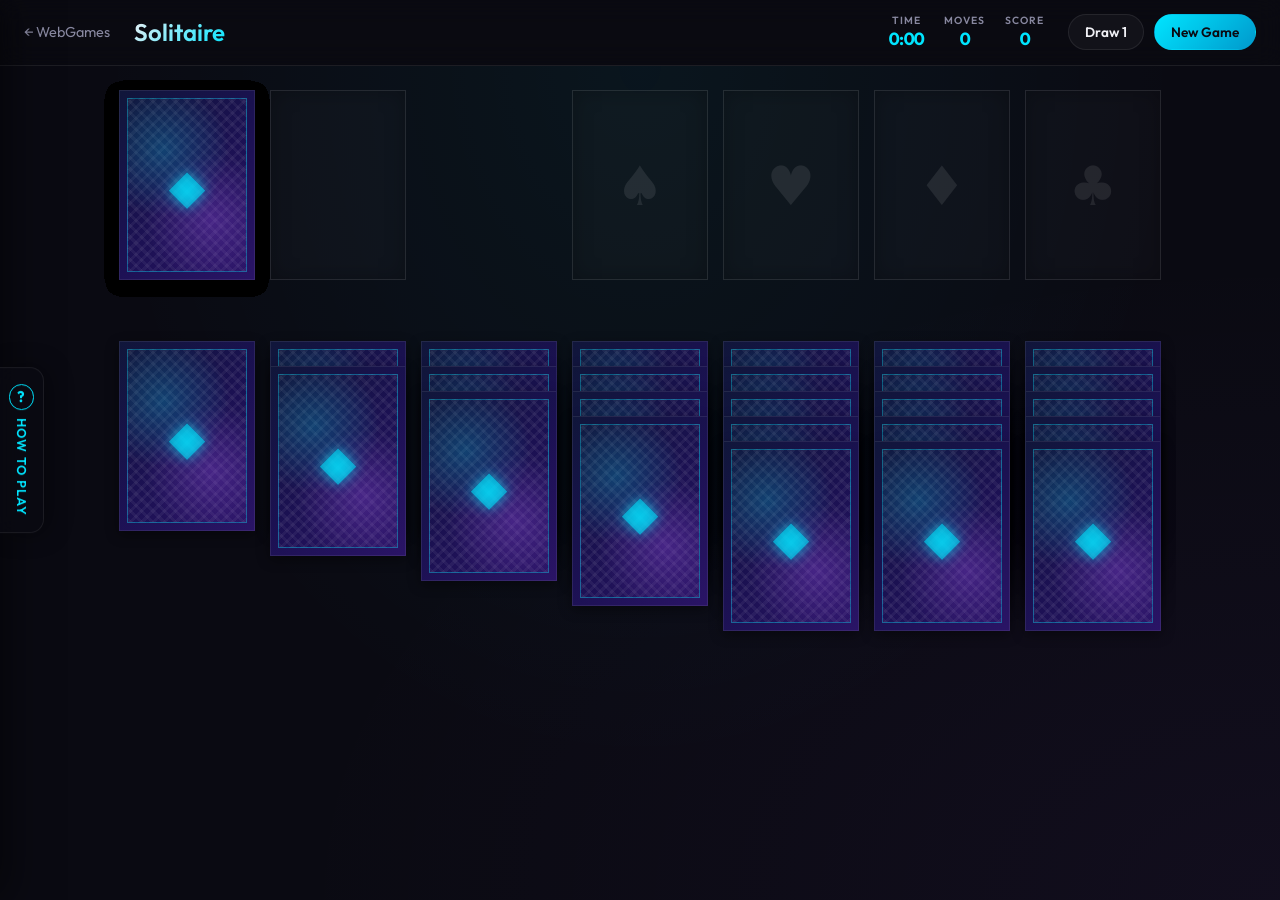
<file: games/solitaire/index.html>
<!DOCTYPE html>
<html lang="en">
<head>
  <!-- Google tag (gtag.js) -->
  <script async src="https://www.googletagmanager.com/gtag/js?id=G-6LNMJ1V5Q6"></script>
  <script>
    window.dataLayer = window.dataLayer || [];
    function gtag(){dataLayer.push(arguments);}
    gtag('js', new Date());
    gtag('config', 'G-6LNMJ1V5Q6');
  </script>
  <meta charset="UTF-8">
  <meta name="viewport" content="width=device-width, initial-scale=1.0">
  <title>Solitaire — WebGames</title>
  <link rel="preconnect" href="https://fonts.googleapis.com">
  <link rel="preconnect" href="https://fonts.gstatic.com" crossorigin>
  <link href="https://fonts.googleapis.com/css2?family=Outfit:wght@300;400;600;700&display=swap" rel="stylesheet">
  <link rel="stylesheet" href="style.css">
  <link rel="stylesheet" href="../../css/flyout.css">
</head>
<body>
  <aside class="flyout" id="flyout">
    <div class="flyout__panel" role="region" aria-label="How to play Solitaire">
      <span class="flyout__eyebrow">How to Play</span>
      <h2>Klondike Solitaire</h2>
      <p><strong>Solitaire</strong> (also known as <em>Klondike</em>) is the
        classic single-player card game. The goal is to move all 52 cards to the
        four foundation piles at the top — one pile per suit, built up in order
        from Ace to King.</p>
      <p>Cards on the seven tableau columns are stacked <strong>downward in rank
        and in alternating colours</strong> (a red six on a black seven, and so
        on). Flip cards from the stock pile when you run out of moves, and free
        up hidden cards to keep the game flowing.</p>

      <div class="flyout__divider"></div>
      <h3>Controls</h3>
      <ul class="flyout__controls">
        <li><span class="keys"><kbd>Drag</kbd></span><span class="action">Move a card or stack to a new pile</span></li>
        <li><span class="keys"><kbd>Double&nbsp;click</kbd></span><span class="action">Auto-send a card to its foundation</span></li>
        <li><span class="keys"><kbd>Click</kbd></span><span class="action">Turn over the stock pile</span></li>
        <li><span class="keys">Draw&nbsp;1/3</span><span class="action">Toggle how many cards you draw</span></li>
        <li><span class="keys">New</span><span class="action">Deal a fresh game</span></li>
      </ul>

      <div class="flyout__divider"></div>
      <h3>Tips</h3>
      <ul class="flyout__tips">
        <li>Always uncover face-down tableau cards as early as you can.</li>
        <li>Don't rush Aces and Twos up — you may need them to receive cards.</li>
        <li>Try to empty a column so you have a home for a King.</li>
      </ul>
    </div>
    <button class="flyout__tab" type="button" aria-controls="flyout" aria-expanded="false">
      <span class="flyout__tab-icon">?</span>
      <span class="flyout__tab-text">How to Play</span>
    </button>
  </aside>
  <div class="flyout__scrim" id="flyout-scrim"></div>

  <div class="game-layout">
    <header class="game-header">
      <a href="../../" class="back-link">← WebGames</a>
      <h1>Solitaire</h1>
      <div class="header-stats">
        <div class="stat">
          <span class="stat-label">Time</span>
          <span class="stat-value" id="time">0:00</span>
        </div>
        <div class="stat">
          <span class="stat-label">Moves</span>
          <span class="stat-value" id="moves">0</span>
        </div>
        <div class="stat">
          <span class="stat-label">Score</span>
          <span class="stat-value" id="score">0</span>
        </div>
      </div>
      <div class="header-actions">
        <button class="btn" id="btn-draw-mode" title="Toggle draw count">Draw 1</button>
        <button class="btn btn--primary" id="btn-new">New Game</button>
      </div>
    </header>

    <div class="board-wrapper">
      <div class="board" id="board"></div>
    </div>

    <div class="overlay overlay--hidden" id="win-overlay">
      <div class="overlay-content">
        <div class="win-trophy">♠ ♥ ♦ ♣</div>
        <h2>You Won!</h2>
        <p><span id="win-summary">Nicely played.</span></p>
        <button class="btn btn--primary" id="btn-win-new">Deal Again</button>
      </div>
    </div>
  </div>

  <script src="solitaire.js"></script>
  <script src="../../css/flyout.js"></script>
</body>
</html>
</file>
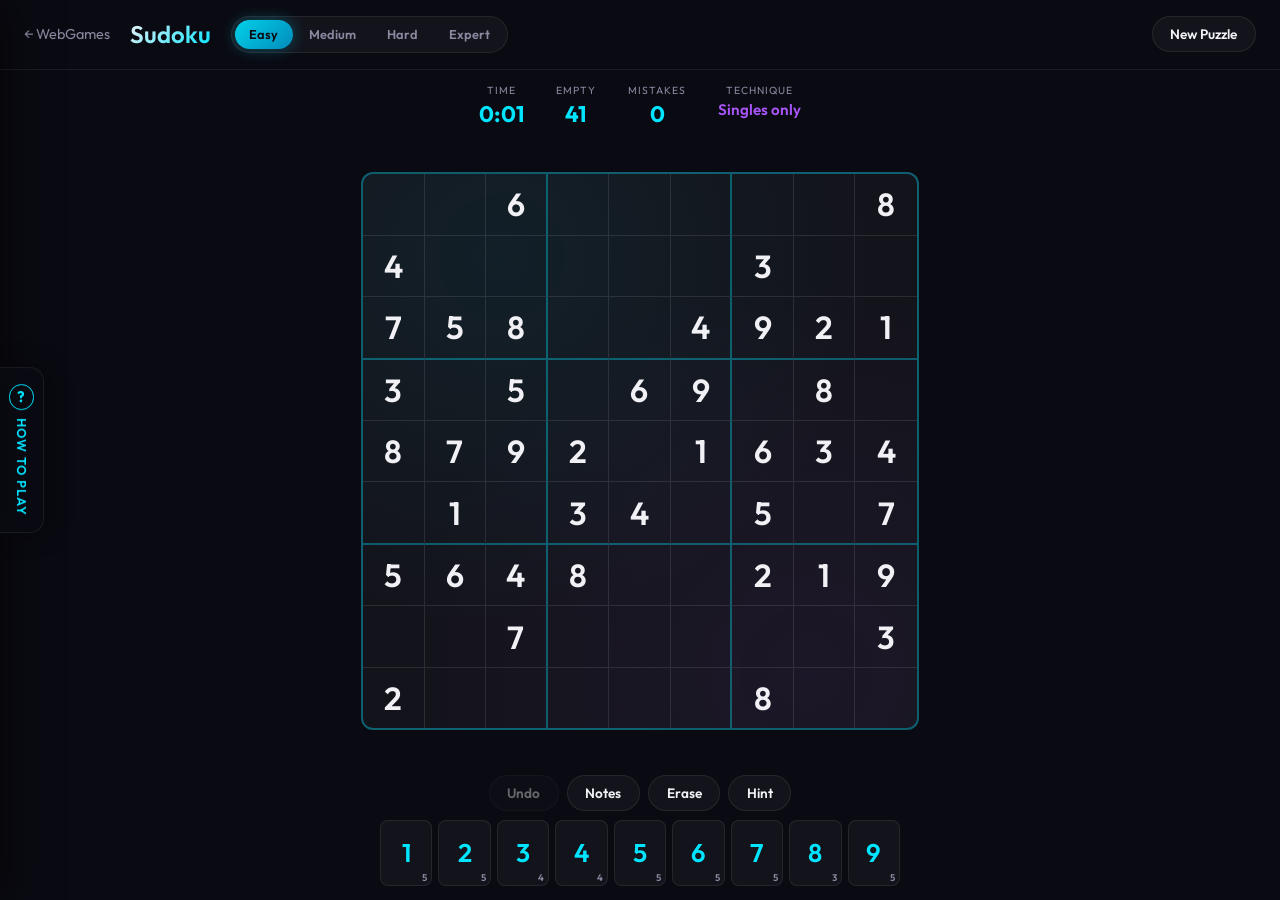
<file: games/sudoku/index.html>
<!DOCTYPE html>
<html lang="en">
<head>
  <!-- Google tag (gtag.js) -->
  <script async src="https://www.googletagmanager.com/gtag/js?id=G-6LNMJ1V5Q6"></script>
  <script>
    window.dataLayer = window.dataLayer || [];
    function gtag(){dataLayer.push(arguments);}
    gtag('js', new Date());
    gtag('config', 'G-6LNMJ1V5Q6');
  </script>
  <meta charset="UTF-8">
  <meta name="viewport" content="width=device-width, initial-scale=1.0">
  <title>Sudoku — WebGames</title>
  <link rel="preconnect" href="https://fonts.googleapis.com">
  <link rel="preconnect" href="https://fonts.gstatic.com" crossorigin>
  <link href="https://fonts.googleapis.com/css2?family=Outfit:wght@300;400;600;700&display=swap" rel="stylesheet">
  <link rel="stylesheet" href="style.css">
  <link rel="stylesheet" href="../../css/flyout.css">
</head>
<body>
  <aside class="flyout" id="flyout">
    <div class="flyout__panel" role="region" aria-label="How to play Sudoku">
      <span class="flyout__eyebrow">How to Play</span>
      <h2>Sudoku</h2>
      <p><strong>Sudoku</strong> is a number-placement puzzle on a 9×9 grid. Fill
        every empty square so that each <strong>row</strong>, each
        <strong>column</strong> and each of the nine <strong>3×3 boxes</strong>
        contains the digits 1 to 9 exactly once.</p>
      <p>The clues you start with are fixed. Every puzzle here is generated with
        exactly one solution, so you never have to guess blindly — there is
        always a logical next step.</p>

      <div class="flyout__divider"></div>
      <h3>Difficulty</h3>
      <p>Each level caps how hard the reasoning can get, so a puzzle is never
        tougher than the label promises. The <strong>Technique</strong> readout
        shows the hardest step the grid in front of you actually needs.</p>
      <ul class="flyout__tips">
        <li><strong>Easy</strong> — around 40 clues, and every step is a single candidate.</li>
        <li><strong>Medium</strong> — fewer clues; at worst you need locked candidates.</li>
        <li><strong>Hard</strong> — at worst you need naked or hidden pairs, triples and quads.</li>
        <li><strong>Expert</strong> — minimal clues, and reasoning beyond the standard patterns.</li>
      </ul>

      <div class="flyout__divider"></div>
      <h3>Controls</h3>
      <ul class="flyout__controls">
        <li><span class="keys"><kbd>Click</kbd></span><span class="action">Select a square</span></li>
        <li><span class="keys"><kbd>1</kbd>–<kbd>9</kbd></span><span class="action">Enter a digit (again to clear it)</span></li>
        <li><span class="keys"><kbd>←</kbd><kbd>↑</kbd><kbd>↓</kbd><kbd>→</kbd></span><span class="action">Move the selection</span></li>
        <li><span class="keys"><kbd>⌫</kbd></span><span class="action">Erase the square</span></li>
        <li><span class="keys"><kbd>N</kbd></span><span class="action">Toggle pencil marks</span></li>
        <li><span class="keys"><kbd>U</kbd></span><span class="action">Undo</span></li>
        <li><span class="keys"><kbd>H</kbd></span><span class="action">Reveal one square</span></li>
      </ul>

      <div class="flyout__divider"></div>
      <h3>Tips</h3>
      <ul class="flyout__tips">
        <li>Scan for a digit that has only one legal home left in a row, column or box.</li>
        <li>Use pencil marks to park the options for a square before committing.</li>
        <li>Best times are only kept for grids solved with no mistakes and no hints.</li>
      </ul>
    </div>
    <button class="flyout__tab" type="button" aria-controls="flyout" aria-expanded="false">
      <span class="flyout__tab-icon">?</span>
      <span class="flyout__tab-text">How to Play</span>
    </button>
  </aside>
  <div class="flyout__scrim" id="flyout-scrim"></div>

  <div class="game-layout">
    <header class="game-header">
      <a href="../../" class="back-link">← WebGames</a>
      <h1>Sudoku</h1>

      <div class="seg" id="diff-picker" role="group" aria-label="Difficulty">
        <button class="seg__btn is-active" type="button" data-diff="easy">Easy</button>
        <button class="seg__btn" type="button" data-diff="medium">Medium</button>
        <button class="seg__btn" type="button" data-diff="hard">Hard</button>
        <button class="seg__btn" type="button" data-diff="expert">Expert</button>
      </div>

      <button class="tool-btn tool-btn--primary" id="btn-new">New Puzzle</button>
    </header>

    <main class="game-container">
      <div class="stat-bar">
        <span class="stat"><span class="stat__label">Time</span><span class="stat__value" id="stat-time">0:00</span></span>
        <span class="stat"><span class="stat__label">Empty</span><span class="stat__value" id="stat-left">81</span></span>
        <span class="stat"><span class="stat__label">Mistakes</span><span class="stat__value" id="stat-mistakes">0</span></span>
        <span class="stat"><span class="stat__label">Technique</span><span class="stat__value stat__value--text" id="stat-technique">…</span></span>
      </div>

      <div class="board-wrap">
        <div class="board board--loading" id="board"></div>
      </div>

      <div class="pad">
        <div class="pad__tools">
          <button class="tool-btn" type="button" id="btn-undo">Undo</button>
          <button class="tool-btn" type="button" id="btn-notes" aria-pressed="false">Notes</button>
          <button class="tool-btn" type="button" id="btn-erase">Erase</button>
          <button class="tool-btn" type="button" id="btn-hint">Hint</button>
        </div>
        <div class="numpad" id="numpad"></div>
      </div>
    </main>
  </div>

  <div class="toast" id="toast"></div>

  <div class="overlay overlay--hidden" id="end-overlay">
    <div class="overlay-content">
      <h2 id="end-title">Solved!</h2>
      <p id="end-message"></p>
      <div class="end-stats" id="end-stats"></div>
      <button class="btn-start" id="btn-play-again">New Puzzle</button>
    </div>
  </div>

  <script type="module" src="sudoku.js"></script>
  <script src="../../css/flyout.js"></script>
</body>
</html>
</file>
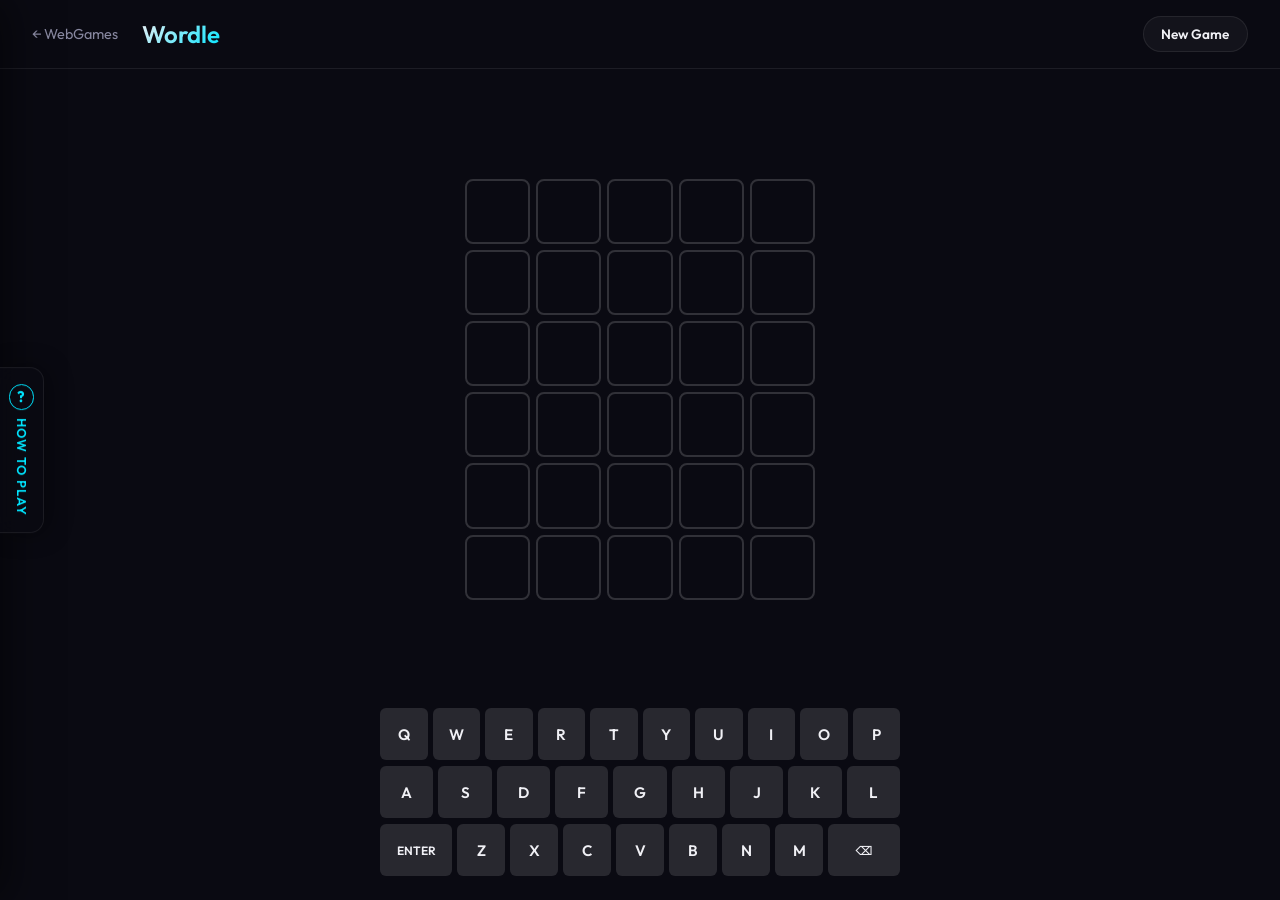
<file: games/wordle/index.html>
<!DOCTYPE html>
<html lang="en">
<head>
  <!-- Google tag (gtag.js) -->
  <script async src="https://www.googletagmanager.com/gtag/js?id=G-6LNMJ1V5Q6"></script>
  <script>
    window.dataLayer = window.dataLayer || [];
    function gtag(){dataLayer.push(arguments);}
    gtag('js', new Date());
    gtag('config', 'G-6LNMJ1V5Q6');
  </script>
  <meta charset="UTF-8">
  <meta name="viewport" content="width=device-width, initial-scale=1.0">
  <title>Wordle — WebGames</title>
  <link rel="preconnect" href="https://fonts.googleapis.com">
  <link rel="preconnect" href="https://fonts.gstatic.com" crossorigin>
  <link href="https://fonts.googleapis.com/css2?family=Outfit:wght@300;400;600;700&display=swap" rel="stylesheet">
  <link rel="stylesheet" href="style.css">
  <link rel="stylesheet" href="../../css/flyout.css">
</head>
<body>
  <aside class="flyout" id="flyout">
    <div class="flyout__panel" role="region" aria-label="How to play Wordle">
      <span class="flyout__eyebrow">How to Play</span>
      <h2>Wordle</h2>
      <p><strong>Wordle</strong> is a daily word-guessing game. You have
        <strong>six tries</strong> to guess a hidden five-letter word. Type any
        valid five-letter word and press Enter to submit each guess.</p>
      <p>After every guess the tiles change colour to show how close you were:</p>
      <ul class="flyout__tips">
        <li><strong>Green</strong> — the letter is correct and in the right spot.</li>
        <li><strong>Yellow</strong> — the letter is in the word but the wrong spot.</li>
        <li><strong>Grey</strong> — the letter is not in the word at all.</li>
      </ul>
      <p>Use the clues to narrow down the answer and solve the puzzle before you
        run out of guesses.</p>

      <div class="flyout__divider"></div>
      <h3>Controls</h3>
      <ul class="flyout__controls">
        <li><span class="keys">Type</span><span class="action">Enter letters (keyboard or on-screen)</span></li>
        <li><span class="keys"><kbd>Enter</kbd></span><span class="action">Submit your guess</span></li>
        <li><span class="keys"><kbd>⌫</kbd></span><span class="action">Delete the last letter</span></li>
        <li><span class="keys">New</span><span class="action">Start a fresh puzzle</span></li>
      </ul>

      <div class="flyout__divider"></div>
      <h3>Tips</h3>
      <ul class="flyout__tips">
        <li>Open with a word rich in vowels and common letters, like ADIEU or RAISE.</li>
        <li>Watch the on-screen keyboard colours to rule out letters fast.</li>
        <li>Don't waste guesses on letters you've already marked grey.</li>
      </ul>
    </div>
    <button class="flyout__tab" type="button" aria-controls="flyout" aria-expanded="false">
      <span class="flyout__tab-icon">?</span>
      <span class="flyout__tab-text">How to Play</span>
    </button>
  </aside>
  <div class="flyout__scrim" id="flyout-scrim"></div>

  <div class="game-layout">
    <header class="game-header">
      <a href="../../" class="back-link">← WebGames</a>
      <h1>Wordle</h1>
      <button class="new-game-btn" id="btn-new">New Game</button>
    </header>

    <main class="game-container">
      <div class="board" id="board"></div>

      <div class="keyboard" id="keyboard"></div>
    </main>
  </div>

  <div class="toast" id="toast"></div>

  <div class="overlay overlay--hidden" id="end-overlay">
    <div class="overlay-content">
      <h2 id="end-title">Nice!</h2>
      <p id="end-message"></p>
      <div class="end-stats" id="end-stats"></div>
      <button class="btn-start" id="btn-play-again">Play Again</button>
    </div>
  </div>

  <script type="module" src="wordle.js"></script>
  <script src="../../css/flyout.js"></script>
</body>
</html>
</file>
<file: css/style.css>
*,
*::before,
*::after {
  box-sizing: border-box;
  margin: 0;
  padding: 0;
}

:root {
  --bg-deep: #0a0a12;
  --bg-card: rgba(255, 255, 255, 0.04);
  --border-subtle: rgba(255, 255, 255, 0.08);
  --text-primary: #f0f0f5;
  --text-muted: #8888a0;
  --accent-cyan: #00e5ff;
  --accent-purple: #a855f7;
  --accent-pink: #ec4899;
  --radius: 20px;
  --font: 'Outfit', system-ui, sans-serif;
}

html {
  font-size: 16px;
}

body {
  font-family: var(--font);
  background: var(--bg-deep);
  color: var(--text-primary);
  min-height: 100vh;
  overflow-x: hidden;
  position: relative;
}

.bg-grid {
  position: fixed;
  inset: 0;
  background-image:
    linear-gradient(rgba(255, 255, 255, 0.02) 1px, transparent 1px),
    linear-gradient(90deg, rgba(255, 255, 255, 0.02) 1px, transparent 1px);
  background-size: 60px 60px;
  pointer-events: none;
  z-index: 0;
}

.bg-glow {
  position: fixed;
  border-radius: 50%;
  filter: blur(120px);
  pointer-events: none;
  z-index: 0;
}

.bg-glow--1 {
  width: 500px;
  height: 500px;
  background: rgba(0, 229, 255, 0.18);
  top: -150px;
  right: -100px;
}

.bg-glow--2 {
  width: 400px;
  height: 400px;
  background: rgba(236, 72, 153, 0.16);
  bottom: -100px;
  left: -100px;
}

.bg-glow--3 {
  width: 420px;
  height: 420px;
  background: rgba(168, 85, 247, 0.14);
  top: 40%;
  left: 50%;
  transform: translate(-50%, -50%);
}

.site-header {
  position: relative;
  z-index: 1;
  text-align: center;
  padding: 4rem 2rem 2rem;
}

.logo {
  display: inline-flex;
  align-items: center;
  gap: 0.75rem;
  margin-bottom: 0.5rem;
}

.logo-icon {
  font-size: 1.5rem;
  color: var(--accent-pink);
  filter: drop-shadow(0 0 12px rgba(236, 72, 153, 0.9));
  animation: neon-flicker 4.5s infinite alternate;
}

.logo h1 {
  font-size: clamp(2.5rem, 8vw, 4rem);
  font-weight: 700;
  letter-spacing: 0.04em;
}

.neon-title {
  position: relative;
  color: #fdf4ff;
  text-shadow:
    0 0 4px rgba(255, 255, 255, 0.9),
    0 0 11px var(--accent-cyan),
    0 0 22px var(--accent-cyan),
    0 0 38px var(--accent-pink),
    0 0 62px var(--accent-pink);
  animation: neon-flicker 6s infinite alternate;
}

@keyframes neon-flicker {
  0%, 18%, 22%, 25%, 53%, 57%, 100% {
    opacity: 1;
    text-shadow:
      0 0 4px rgba(255, 255, 255, 0.9),
      0 0 11px var(--accent-cyan),
      0 0 22px var(--accent-cyan),
      0 0 38px var(--accent-pink),
      0 0 62px var(--accent-pink);
    filter: drop-shadow(0 0 12px rgba(236, 72, 153, 0.9));
  }
  20%, 24%, 55% {
    opacity: 0.75;
    text-shadow: none;
    filter: none;
  }
}

@media (prefers-reduced-motion: reduce) {
  .logo-icon,
  .neon-title {
    animation: none;
  }
}

.tagline {
  color: var(--text-muted);
  font-size: 1.1rem;
  font-weight: 300;
  letter-spacing: 0.02em;
}

.games-grid {
  position: relative;
  z-index: 1;
  display: grid;
  grid-template-columns: repeat(auto-fill, minmax(320px, 1fr));
  gap: 2rem;
  max-width: 1600px;
  margin: 0 auto;
  padding: 2rem;
}

.game-tile {
  display: flex;
  flex-direction: column;
  background: var(--bg-card);
  border: 1px solid var(--border-subtle);
  border-radius: var(--radius);
  overflow: hidden;
  text-decoration: none;
  color: inherit;
  transition: transform 0.3s ease, border-color 0.3s ease, box-shadow 0.3s ease;
  backdrop-filter: blur(12px);
}

a.game-tile:hover {
  transform: translateY(-6px);
  border-color: rgba(0, 229, 255, 0.3);
  box-shadow:
    0 20px 60px rgba(0, 0, 0, 0.4),
    0 0 40px rgba(0, 229, 255, 0.08);
}

.game-tile--coming-soon {
  opacity: 0.5;
  cursor: default;
  pointer-events: none;
}

.game-tile__preview {
  height: 180px;
  display: flex;
  align-items: center;
  justify-content: center;
  background: linear-gradient(160deg, rgba(0, 229, 255, 0.06) 0%, rgba(168, 85, 247, 0.06) 100%);
  position: relative;
  overflow: hidden;
}

.game-tile--tetris .game-tile__preview {
  perspective: 400px;
}

.tetris-preview {
  display: grid;
  grid-template-columns: repeat(4, 28px);
  grid-template-rows: repeat(4, 28px);
  gap: 4px;
  transform: rotateX(25deg) rotateY(-15deg);
}

.tetris-block {
  border-radius: 4px;
  box-shadow: inset 0 1px 0 rgba(255, 255, 255, 0.4), 0 4px 12px rgba(0, 0, 0, 0.3);
}

.tetris-block--cyan {
  grid-column: 1 / 3;
  grid-row: 1;
  background: linear-gradient(135deg, #00e5ff, #0099cc);
}

.tetris-block--purple {
  grid-column: 3 / 5;
  grid-row: 1 / 3;
  background: linear-gradient(135deg, #a855f7, #7c3aed);
}

.tetris-block--orange {
  grid-column: 1 / 3;
  grid-row: 2 / 4;
  background: linear-gradient(135deg, #f97316, #ea580c);
}

.tetris-block--green {
  grid-column: 2 / 4;
  grid-row: 3 / 5;
  background: linear-gradient(135deg, #22c55e, #16a34a);
}

.game-tile--solitaire .game-tile__preview {
  background: linear-gradient(160deg, rgba(13, 59, 46, 0.55) 0%, rgba(7, 32, 25, 0.55) 100%);
}

.solitaire-preview {
  position: relative;
  width: 160px;
  height: 110px;
}

.mini-card {
  position: absolute;
  bottom: 0;
  width: 60px;
  height: 84px;
  border-radius: 8px;
  background: linear-gradient(160deg, #ffffff 0%, #e9edf6 100%);
  box-shadow: 0 6px 16px rgba(0, 0, 0, 0.4), inset 0 1px 0 rgba(255, 255, 255, 0.9);
  padding: 6px;
  transform-origin: bottom center;
  transition: transform 0.35s ease;
}

.mini-card__rank {
  display: block;
  font-size: 1rem;
  font-weight: 700;
  color: #1a1a2e;
  line-height: 1;
}

.mini-card__rank--red { color: #d81e5b; }

.mini-card__suit {
  position: absolute;
  bottom: 6px;
  right: 7px;
  font-size: 1.3rem;
}

.mini-card__suit--black { color: #1a1a2e; }
.mini-card__suit--red { color: #d81e5b; }

.mini-card--1 { left: 4px;  transform: rotate(-15deg) translateY(6px); z-index: 1; }
.mini-card--2 { left: 34px; transform: rotate(-5deg)  translateY(-2px); z-index: 2; }
.mini-card--3 { left: 66px; transform: rotate(5deg)   translateY(-2px); z-index: 3; }
.mini-card--4 { left: 96px; transform: rotate(15deg)  translateY(6px);  z-index: 4; }

a.game-tile--solitaire:hover .mini-card--1 { transform: rotate(-22deg) translateY(2px)  translateX(-6px); }
a.game-tile--solitaire:hover .mini-card--2 { transform: rotate(-8deg)  translateY(-8px); }
a.game-tile--solitaire:hover .mini-card--3 { transform: rotate(8deg)   translateY(-8px); }
a.game-tile--solitaire:hover .mini-card--4 { transform: rotate(22deg)  translateY(2px)  translateX(6px); }

.game-tile--wordle .game-tile__preview {
  background: linear-gradient(160deg, rgba(34, 197, 94, 0.08) 0%, rgba(234, 179, 8, 0.08) 100%);
}

.wordle-preview {
  display: flex;
  gap: 8px;
}

.wordle-cell {
  width: 40px;
  height: 40px;
  display: flex;
  align-items: center;
  justify-content: center;
  border-radius: 6px;
  font-size: 1.3rem;
  font-weight: 700;
  color: #fff;
  box-shadow: 0 4px 12px rgba(0, 0, 0, 0.3);
}

.wordle-cell--correct { background: #22c55e; }
.wordle-cell--present { background: #eab308; color: #1a1a2e; }
.wordle-cell--absent  { background: #3a3a4a; }

a.game-tile--wordle:hover {
  border-color: rgba(34, 197, 94, 0.35);
}

.game-tile--snake .game-tile__preview {
  background: linear-gradient(160deg, rgba(34, 197, 94, 0.08) 0%, rgba(0, 229, 255, 0.08) 100%);
}

.snake-preview {
  position: relative;
  width: 160px;
  height: 90px;
}

.snake-seg {
  position: absolute;
  top: 50%;
  width: 26px;
  height: 26px;
  border-radius: 50%;
  transform: translateY(-50%);
  transition: transform 0.35s ease, left 0.35s ease;
}

.snake-seg--1    { left: 4px;   background: #16a34a; }
.snake-seg--2    { left: 26px;  background: #1cb552; }
.snake-seg--3    { left: 48px;  background: #22c55e; }
.snake-seg--head {
  left: 72px;
  background: #34e56b;
  box-shadow: 0 0 18px rgba(52, 229, 107, 0.7);
}

.snake-orb {
  position: absolute;
  top: 30%;
  left: 128px;
  width: 16px;
  height: 16px;
  border-radius: 50%;
  background: #00e5ff;
  box-shadow: 0 0 14px rgba(0, 229, 255, 0.8);
}

a.game-tile--snake:hover .snake-seg--1    { left: 10px; }
a.game-tile--snake:hover .snake-seg--2    { left: 32px; transform: translateY(-90%); }
a.game-tile--snake:hover .snake-seg--3    { left: 54px; }
a.game-tile--snake:hover .snake-seg--head { left: 78px; transform: translateY(-20%); }

a.game-tile--snake:hover {
  border-color: rgba(34, 197, 94, 0.35);
}

.game-tile--arrows .game-tile__preview {
  background: linear-gradient(160deg, rgba(0, 229, 255, 0.08) 0%, rgba(236, 72, 153, 0.08) 100%);
}

.arrows-preview {
  display: grid;
  grid-template-columns: repeat(2, 56px);
  grid-template-rows: repeat(2, 56px);
  gap: 8px;
}

.arrow-chip {
  display: flex;
  align-items: center;
  justify-content: center;
  font-size: 1.9rem;
  font-weight: 700;
  border-radius: 10px;
  color: #0a0a12;
  box-shadow: inset 0 1px 0 rgba(255, 255, 255, 0.4), 0 4px 12px rgba(0, 0, 0, 0.3);
  transition: transform 0.35s ease;
}

.arrow-chip--1 { background: linear-gradient(135deg, #00e5ff, #0099cc); }
.arrow-chip--2 { background: linear-gradient(135deg, #a855f7, #7c3aed); }
.arrow-chip--3 { background: linear-gradient(135deg, #22c55e, #16a34a); }
.arrow-chip--4 { background: linear-gradient(135deg, #f97316, #ea580c); }

a.game-tile--arrows:hover .arrow-chip--1 { transform: translateX(8px); }
a.game-tile--arrows:hover .arrow-chip--2 { transform: translate(6px, 6px); }
a.game-tile--arrows:hover .arrow-chip--3 { transform: translateY(-8px); }
a.game-tile--arrows:hover .arrow-chip--4 { transform: translate(-6px, -6px); }

a.game-tile--arrows:hover {
  border-color: rgba(236, 72, 153, 0.35);
}

/* ---- Bubble Chain Blast preview ---- */
.game-tile--bubbleblast .game-tile__preview {
  background: linear-gradient(160deg, rgba(0, 229, 255, 0.08) 0%, rgba(168, 85, 247, 0.09) 100%);
}

.bubble-preview {
  display: grid;
  grid-template-columns: repeat(2, 54px);
  grid-template-rows: repeat(2, 54px);
  gap: 10px;
}

.bubble-orb {
  border-radius: 50%;
  box-shadow:
    inset 0 3px 4px rgba(255, 255, 255, 0.5),
    inset 0 -5px 8px rgba(0, 0, 0, 0.3),
    0 4px 12px rgba(0, 0, 0, 0.3);
  transition: transform 0.35s ease;
}

.bubble-orb--1 { background: radial-gradient(circle at 35% 28%, #7ff4ff, #00e5ff 50%, #0088bb); }
.bubble-orb--2 { background: radial-gradient(circle at 35% 28%, #d9b8ff, #a855f7 50%, #6d28d9); }
.bubble-orb--3 { background: radial-gradient(circle at 35% 28%, #ffd08a, #f97316 50%, #d1418a); }
.bubble-orb--4 { background: radial-gradient(circle at 35% 28%, #7ff4ff, #00e5ff 50%, #0088bb); }

a.game-tile--bubbleblast:hover .bubble-orb--1 { transform: scale(1.15) translate(-3px, -3px); }
a.game-tile--bubbleblast:hover .bubble-orb--2 { transform: scale(1.15) translate(3px, -3px); }
a.game-tile--bubbleblast:hover .bubble-orb--3 { transform: scale(1.15) translate(-3px, 3px); }
a.game-tile--bubbleblast:hover .bubble-orb--4 { transform: scale(1.15) translate(3px, 3px); }

a.game-tile--bubbleblast:hover {
  border-color: rgba(168, 85, 247, 0.35);
}

/* ---- Neon Flap preview ---- */
.game-tile--flappy .game-tile__preview {
  background: linear-gradient(160deg, rgba(0, 229, 255, 0.07) 0%, rgba(236, 72, 153, 0.08) 100%);
}

.flappy-preview {
  position: relative;
  width: 180px;
  height: 130px;
}

.flappy-pipe {
  position: absolute;
  width: 26px;
  border-radius: 6px;
  box-shadow: inset 0 1px 0 rgba(255, 255, 255, 0.35), 0 4px 12px rgba(0, 0, 0, 0.3);
}

.flappy-pipe--top {
  left: 60px;
  top: 0;
  height: 38px;
  background: linear-gradient(180deg, #0099cc, #00e5ff);
  box-shadow: 0 0 16px rgba(0, 229, 255, 0.5);
}

.flappy-pipe--bottom {
  left: 60px;
  bottom: 0;
  height: 44px;
  background: linear-gradient(0deg, #0099cc, #00e5ff);
  box-shadow: 0 0 16px rgba(0, 229, 255, 0.5);
}

.flappy-pipe--top2 {
  left: 140px;
  top: 0;
  height: 58px;
  background: linear-gradient(180deg, #7c3aed, #a855f7);
  box-shadow: 0 0 16px rgba(168, 85, 247, 0.5);
}

.flappy-pipe--bottom2 {
  left: 140px;
  bottom: 0;
  height: 24px;
  background: linear-gradient(0deg, #7c3aed, #a855f7);
  box-shadow: 0 0 16px rgba(168, 85, 247, 0.5);
}

.flappy-bird {
  position: absolute;
  top: 58px;
  left: 10px;
  width: 26px;
  height: 26px;
  border-radius: 50%;
  background: radial-gradient(circle at 35% 28%, #c8f9ff, #00e5ff 55%, #0088bb);
  box-shadow: 0 0 18px rgba(0, 229, 255, 0.8);
  transition: transform 0.35s ease;
}

.flappy-bird::after {
  content: '';
  position: absolute;
  top: 6px;
  right: 5px;
  width: 5px;
  height: 5px;
  border-radius: 50%;
  background: #0a0a12;
}

a.game-tile--flappy:hover .flappy-bird {
  transform: translate(26px, -22px) rotate(-14deg);
}

a.game-tile--flappy:hover {
  border-color: rgba(0, 229, 255, 0.35);
}

/* ---- Neon Breakout preview ---- */
.game-tile--breakout .game-tile__preview {
  background: linear-gradient(160deg, rgba(236, 72, 153, 0.08) 0%, rgba(0, 229, 255, 0.07) 100%);
}

.breakout-preview {
  position: relative;
  width: 180px;
  height: 130px;
}

.breakout-brick {
  position: absolute;
  width: 52px;
  height: 18px;
  border-radius: 5px;
  box-shadow: inset 0 1px 0 rgba(255, 255, 255, 0.35), 0 4px 12px rgba(0, 0, 0, 0.3);
  transition: transform 0.35s ease, opacity 0.35s ease;
}

.breakout-brick--1 { left: 5px; top: 0; background: linear-gradient(180deg, #ff6ab8, #d1418a); box-shadow: 0 0 14px rgba(236, 72, 153, 0.45); }
.breakout-brick--2 { left: 64px; top: 0; background: linear-gradient(180deg, #ff6ab8, #d1418a); box-shadow: 0 0 14px rgba(236, 72, 153, 0.45); }
.breakout-brick--3 { left: 123px; top: 0; background: linear-gradient(180deg, #ff6ab8, #d1418a); box-shadow: 0 0 14px rgba(236, 72, 153, 0.45); }
.breakout-brick--4 { left: 5px; top: 25px; background: linear-gradient(180deg, #a855f7, #7c3aed); box-shadow: 0 0 14px rgba(168, 85, 247, 0.45); }
.breakout-brick--5 { left: 64px; top: 25px; background: linear-gradient(180deg, #a855f7, #7c3aed); box-shadow: 0 0 14px rgba(168, 85, 247, 0.45); }
.breakout-brick--6 { left: 123px; top: 25px; background: linear-gradient(180deg, #a855f7, #7c3aed); box-shadow: 0 0 14px rgba(168, 85, 247, 0.45); }

.breakout-ball {
  position: absolute;
  left: 82px;
  top: 72px;
  width: 16px;
  height: 16px;
  border-radius: 50%;
  background: radial-gradient(circle at 35% 28%, #c8f9ff, #00e5ff 55%, #0088bb);
  box-shadow: 0 0 16px rgba(0, 229, 255, 0.8);
  transition: transform 0.35s ease;
}

.breakout-paddle {
  position: absolute;
  left: 55px;
  bottom: 0;
  width: 70px;
  height: 12px;
  border-radius: 100px;
  background: linear-gradient(180deg, #7ff4ff, #00e5ff 50%, #0088bb);
  box-shadow: 0 0 16px rgba(0, 229, 255, 0.6);
  transition: transform 0.35s ease;
}

a.game-tile--breakout:hover .breakout-ball { transform: translate(-14px, -46px); }
a.game-tile--breakout:hover .breakout-paddle { transform: translateX(-16px); }
a.game-tile--breakout:hover .breakout-brick--5 { transform: scale(1.25); opacity: 0; }

a.game-tile--breakout:hover {
  border-color: rgba(236, 72, 153, 0.35);
}

/* ---- Neon Hole preview ---- */
.game-tile--hole .game-tile__preview {
  background: linear-gradient(160deg, rgba(0, 229, 255, 0.08) 0%, rgba(124, 58, 237, 0.1) 100%);
}

.hole-preview {
  position: relative;
  width: 180px;
  height: 130px;
}

.hole-pit {
  position: absolute;
  left: 50px;
  top: 62px;
  width: 80px;
  height: 44px;
  border-radius: 50%;
  background: radial-gradient(ellipse at 50% 35%, #1a1030 0%, #06060c 65%);
  box-shadow: inset 0 8px 16px rgba(0, 0, 0, 0.9);
}

.hole-ring {
  position: absolute;
  left: 48px;
  top: 60px;
  width: 84px;
  height: 48px;
  border-radius: 50%;
  border: 2px solid #00e5ff;
  box-shadow: 0 0 16px rgba(0, 229, 255, 0.7), inset 0 0 10px rgba(0, 229, 255, 0.4);
  transition: transform 0.35s ease;
}

.hole-bldg {
  position: absolute;
  border-radius: 3px;
  box-shadow: inset 0 1px 0 rgba(255, 255, 255, 0.25), 0 0 12px rgba(0, 0, 0, 0.4);
  transition: transform 0.4s ease, opacity 0.4s ease;
  background-image: repeating-linear-gradient(
    0deg,
    rgba(255, 233, 176, 0.55) 0 3px,
    transparent 3px 8px
  );
}

.hole-bldg--1 {
  left: 24px;
  top: 14px;
  width: 24px;
  height: 58px;
  background-color: #4c4468;
}

.hole-bldg--2 {
  left: 128px;
  top: 2px;
  width: 28px;
  height: 74px;
  background-color: #3a4a72;
}

.hole-bldg--3 {
  left: 86px;
  top: 30px;
  width: 20px;
  height: 40px;
  background-color: #5a3a60;
  transform-origin: bottom center;
}

.hole-person {
  position: absolute;
  left: 66px;
  top: 46px;
  width: 8px;
  height: 16px;
  border-radius: 4px 4px 2px 2px;
  background: linear-gradient(180deg, #e8b58e 0 5px, #e15b64 5px);
  transition: transform 0.35s ease, opacity 0.35s ease;
}

a.game-tile--hole:hover .hole-bldg--3 {
  transform: translate(2px, 26px) rotate(38deg) scale(0.7);
  opacity: 0;
}

a.game-tile--hole:hover .hole-person {
  transform: translate(14px, 28px) rotate(-60deg) scale(0.6);
  opacity: 0;
}

a.game-tile--hole:hover .hole-ring {
  transform: scale(1.12);
}

a.game-tile--hole:hover {
  border-color: rgba(0, 229, 255, 0.35);
}

/* ---- Sudoku preview ---- */
.game-tile--sudoku .game-tile__preview {
  background: linear-gradient(160deg, rgba(0, 229, 255, 0.07) 0%, rgba(168, 85, 247, 0.09) 100%);
}

.sudoku-preview {
  display: grid;
  grid-template-columns: repeat(3, 42px);
  grid-template-rows: repeat(3, 42px);
  gap: 3px;
  padding: 5px;
  border: 2px solid rgba(0, 229, 255, 0.4);
  border-radius: 8px;
  background: rgba(255, 255, 255, 0.03);
  box-shadow: 0 0 20px rgba(0, 229, 255, 0.12);
}

.sudoku-cell {
  display: flex;
  align-items: center;
  justify-content: center;
  border-radius: 4px;
  background: rgba(255, 255, 255, 0.05);
  font-size: 1.25rem;
  font-weight: 700;
  color: var(--text-primary);
}

.sudoku-cell--dim {
  color: var(--text-muted);
  font-weight: 400;
}

/* The blank square the player would fill — it lights up on hover. */
.sudoku-cell--fill {
  color: transparent;
  background: rgba(0, 229, 255, 0.1);
  transition: color 0.3s ease, background 0.3s ease, text-shadow 0.3s ease;
}

a.game-tile--sudoku:hover .sudoku-cell--fill {
  color: var(--accent-cyan);
  background: rgba(0, 229, 255, 0.22);
  text-shadow: 0 0 12px rgba(0, 229, 255, 0.9);
}

a.game-tile--sudoku:hover {
  border-color: rgba(0, 229, 255, 0.35);
}

.coming-soon-icon {
  font-size: 3rem;
  font-weight: 300;
  color: var(--text-muted);
  border: 2px dashed var(--border-subtle);
  width: 80px;
  height: 80px;
  border-radius: 16px;
  display: flex;
  align-items: center;
  justify-content: center;
}

.game-tile__info {
  padding: 1.5rem;
}

.game-tile__info h2 {
  font-size: 1.4rem;
  font-weight: 600;
  margin-bottom: 0.4rem;
}

.game-tile__info p {
  color: var(--text-muted);
  font-size: 0.95rem;
  line-height: 1.5;
  margin-bottom: 1rem;
}

.game-tile__cta {
  font-size: 0.9rem;
  font-weight: 600;
  color: var(--accent-cyan);
  transition: letter-spacing 0.2s ease;
}

a.game-tile:hover .game-tile__cta {
  letter-spacing: 0.05em;
}

.game-tile__badge {
  display: inline-block;
  font-size: 0.75rem;
  font-weight: 600;
  text-transform: uppercase;
  letter-spacing: 0.08em;
  color: var(--text-muted);
  background: rgba(255, 255, 255, 0.05);
  padding: 0.35rem 0.75rem;
  border-radius: 100px;
}

.site-footer {
  position: relative;
  z-index: 1;
  text-align: center;
  padding: 3rem 2rem;
  color: var(--text-muted);
  font-size: 0.85rem;
}

@media (max-width: 480px) {
  .logo h1 {
    font-size: 2rem;
  }

  .games-grid {
    grid-template-columns: 1fr;
    padding: 1.5rem;
  }
}
</file>
<file: games/arrows/style.css>
:root {
  --bg-deep: #0a0a12;
  --bg-panel: rgba(255, 255, 255, 0.04);
  --border-subtle: rgba(255, 255, 255, 0.08);
  --text-primary: #f0f0f5;
  --text-muted: #8888a0;
  --accent-cyan: #00e5ff;
  --font: 'Outfit', system-ui, sans-serif;
}

*,
*::before,
*::after {
  box-sizing: border-box;
  margin: 0;
  padding: 0;
}

body {
  font-family: var(--font);
  background: var(--bg-deep);
  color: var(--text-primary);
  min-height: 100vh;
  overflow: hidden;
}

.game-layout {
  display: flex;
  flex-direction: column;
  height: 100vh;
}

/* ---- Header ---- */
.game-header {
  display: flex;
  align-items: center;
  gap: 1.25rem;
  padding: 1rem 1.5rem;
  border-bottom: 1px solid var(--border-subtle);
  flex-wrap: wrap;
}

.back-link {
  color: var(--text-muted);
  text-decoration: none;
  font-size: 0.9rem;
  transition: color 0.2s;
}

.back-link:hover {
  color: var(--accent-cyan);
}

.game-header h1 {
  font-size: 1.5rem;
  font-weight: 600;
  background: linear-gradient(135deg, var(--text-primary), var(--accent-cyan));
  -webkit-background-clip: text;
  -webkit-text-fill-color: transparent;
  background-clip: text;
}

.size-picker {
  display: flex;
  align-items: center;
  gap: 0.6rem;
}

.size-picker__label {
  font-size: 0.75rem;
  text-transform: uppercase;
  letter-spacing: 0.08em;
  color: var(--text-muted);
}

.size-range {
  -webkit-appearance: none;
  appearance: none;
  width: 130px;
  height: 6px;
  border-radius: 100px;
  background: rgba(255, 255, 255, 0.12);
  cursor: pointer;
}

.size-range::-webkit-slider-thumb {
  -webkit-appearance: none;
  appearance: none;
  width: 16px;
  height: 16px;
  border-radius: 50%;
  background: var(--accent-cyan);
  box-shadow: 0 0 10px rgba(0, 229, 255, 0.5);
  cursor: pointer;
}

.size-range::-moz-range-thumb {
  width: 16px;
  height: 16px;
  border: none;
  border-radius: 50%;
  background: var(--accent-cyan);
  box-shadow: 0 0 10px rgba(0, 229, 255, 0.5);
  cursor: pointer;
}

.size-picker__value {
  font-size: 0.85rem;
  font-weight: 600;
  color: var(--accent-cyan);
  min-width: 4.5rem;
}

.hints-toggle {
  display: flex;
  align-items: center;
  gap: 0.4rem;
  font-size: 0.85rem;
  color: var(--text-muted);
  cursor: pointer;
  user-select: none;
}

.hints-toggle input {
  accent-color: var(--accent-cyan);
  cursor: pointer;
}

.tool-btn {
  font-family: var(--font);
  font-size: 0.85rem;
  font-weight: 600;
  padding: 0.5rem 1.1rem;
  border: 1px solid var(--border-subtle);
  border-radius: 100px;
  background: var(--bg-panel);
  color: var(--text-primary);
  cursor: pointer;
  transition: border-color 0.2s, color 0.2s, opacity 0.2s;
}

.tool-btn:hover:not(:disabled) {
  border-color: rgba(0, 229, 255, 0.4);
  color: var(--accent-cyan);
}

.tool-btn:disabled {
  opacity: 0.4;
  cursor: default;
}

.tool-btn--primary {
  margin-left: auto;
}

/* ---- Container ---- */
.game-container {
  flex: 1;
  display: flex;
  flex-direction: column;
  align-items: center;
  justify-content: center;
  gap: 1rem;
  padding: 1rem;
  min-height: 0;
}

.stat-bar {
  display: flex;
  gap: 2rem;
}

.stat {
  display: flex;
  flex-direction: column;
  align-items: center;
  gap: 0.15rem;
}

.stat__label {
  font-size: 0.65rem;
  text-transform: uppercase;
  letter-spacing: 0.1em;
  color: var(--text-muted);
}

.stat__value {
  font-size: 1.4rem;
  font-weight: 700;
  color: var(--accent-cyan);
}

/* ---- Board ---- */
.board-wrap {
  flex: 1;
  min-height: 0;
  display: flex;
  align-items: center;
  justify-content: center;
  width: 100%;
}

.board {
  height: 100%;
  max-height: min(70vh, 620px);
  aspect-ratio: 1;
  max-width: 100%;
  background:
    linear-gradient(rgba(255, 255, 255, 0.03) 1px, transparent 1px),
    linear-gradient(90deg, rgba(255, 255, 255, 0.03) 1px, transparent 1px);
  background-size: calc(100% / var(--cells, 6)) calc(100% / var(--cells, 6));
  border: 1px solid var(--border-subtle);
  border-radius: 14px;
  overflow: hidden;
}

.arrow {
  cursor: pointer;
  transition: transform 0.42s cubic-bezier(0.5, 0, 0.75, 0.2), opacity 0.42s ease;
}

.arrow__body,
.arrow__head {
  transition: filter 0.15s ease;
}

.arrow:hover .arrow__body,
.arrow:hover .arrow__head {
  filter: brightness(1.18);
}

.arrow--safe .arrow__body { filter: drop-shadow(0 0 6px #22c55e) brightness(1.15); }
.arrow--safe .arrow__head { filter: drop-shadow(0 0 6px #22c55e) brightness(1.15); }
.arrow--danger .arrow__body { filter: drop-shadow(0 0 6px #ef4444) brightness(1.1); }
.arrow--danger .arrow__head { filter: drop-shadow(0 0 6px #ef4444) brightness(1.1); }

.arrow--crash .arrow__body,
.arrow--crash .arrow__head {
  fill: #ef4444 !important;
  stroke: #ef4444 !important;
  animation: shake 0.5s ease;
}

.arrow--hit .arrow__body,
.arrow--hit .arrow__head {
  filter: drop-shadow(0 0 10px #ef4444) brightness(1.2);
}

@keyframes shake {
  0%, 100% { transform: translateX(0); }
  20%, 60% { transform: translateX(-8px); }
  40%, 80% { transform: translateX(8px); }
}

.hint-text {
  color: var(--text-muted);
  font-size: 0.85rem;
  text-align: center;
  max-width: 42rem;
  line-height: 1.5;
}

/* ---- End overlay ---- */
.overlay {
  position: fixed;
  inset: 0;
  display: flex;
  align-items: center;
  justify-content: center;
  background: rgba(10, 10, 18, 0.75);
  backdrop-filter: blur(8px);
  z-index: 10;
}

.overlay--hidden {
  display: none;
}

.overlay-content {
  text-align: center;
  padding: 2.5rem;
  background: var(--bg-panel);
  border: 1px solid var(--border-subtle);
  border-radius: 16px;
  backdrop-filter: blur(12px);
  max-width: 90vw;
  width: 30rem;
}

.overlay-content h2 {
  font-size: 2rem;
  font-weight: 700;
  margin-bottom: 0.5rem;
}

.end-title--win {
  background: linear-gradient(135deg, #22c55e, var(--accent-cyan));
  -webkit-background-clip: text;
  -webkit-text-fill-color: transparent;
  background-clip: text;
}

.overlay-content p {
  color: var(--text-muted);
  line-height: 1.5;
  margin-bottom: 1.5rem;
}

.end-stats {
  display: flex;
  justify-content: center;
  gap: 2rem;
  margin-bottom: 1.75rem;
}

.end-stat__value {
  font-size: 1.8rem;
  font-weight: 700;
  color: var(--accent-cyan);
}

.end-stat__label {
  display: block;
  font-size: 0.7rem;
  text-transform: uppercase;
  letter-spacing: 0.08em;
  color: var(--text-muted);
  margin-top: 0.2rem;
}

.overlay-actions {
  display: flex;
  gap: 0.75rem;
  justify-content: center;
  flex-wrap: wrap;
}

.btn-start {
  font-family: var(--font);
  font-size: 1rem;
  font-weight: 600;
  padding: 0.75rem 2rem;
  border: none;
  border-radius: 100px;
  background: linear-gradient(135deg, #00e5ff, #0099cc);
  color: #0a0a12;
  cursor: pointer;
  transition: transform 0.2s, box-shadow 0.2s;
}

.btn-start:hover {
  transform: scale(1.05);
  box-shadow: 0 0 30px rgba(0, 229, 255, 0.4);
}

@media (max-width: 620px) {
  .game-header {
    padding: 0.8rem 1rem;
    gap: 0.8rem;
  }
  .game-header h1 { font-size: 1.2rem; }
  .tool-btn--primary { margin-left: 0; }
  .hint-text { font-size: 0.78rem; }
}
</file>
<file: css/flyout.css>
/* ------------------------------------------------------------------ *
 *  Shared "How to Play" flyout                                        *
 *  A left-edge slide-out panel with SEO-friendly game info.          *
 *  Markup lives in each game's HTML so its text is crawlable.        *
 * ------------------------------------------------------------------ */

.flyout {
  --flyout-width: min(360px, 86vw);
  position: fixed;
  top: 0;
  left: 0;
  height: 100%;
  width: var(--flyout-width);
  transform: translateX(-100%);
  transition: transform 0.35s cubic-bezier(0.4, 0, 0.2, 1);
  z-index: 950;
  font-family: var(--font, 'Outfit', system-ui, sans-serif);
}

.flyout.is-open {
  transform: translateX(0);
}

/* --- The always-visible edge tab --- */
.flyout__tab {
  position: absolute;
  left: 100%;
  top: 50%;
  transform: translateY(-50%);
  display: flex;
  flex-direction: column;
  align-items: center;
  gap: 0.5rem;
  padding: 1rem 0.55rem;
  border: 1px solid var(--border-subtle, rgba(255, 255, 255, 0.08));
  border-left: none;
  border-radius: 0 14px 14px 0;
  background: rgba(10, 10, 18, 0.85);
  backdrop-filter: blur(10px);
  color: var(--accent-cyan, #00e5ff);
  cursor: pointer;
  font-family: inherit;
  font-size: 0.8rem;
  font-weight: 600;
  letter-spacing: 0.08em;
  text-transform: uppercase;
  box-shadow: 4px 0 24px rgba(0, 0, 0, 0.4);
  transition: color 0.2s, background 0.2s, box-shadow 0.2s;
}

.flyout__tab:hover {
  color: #fff;
  background: rgba(0, 229, 255, 0.12);
  box-shadow: 4px 0 32px rgba(0, 229, 255, 0.25);
}

.flyout__tab-icon {
  display: grid;
  place-items: center;
  width: 1.6rem;
  height: 1.6rem;
  border-radius: 50%;
  border: 1.5px solid currentColor;
  font-size: 0.95rem;
  font-weight: 700;
}

.flyout__tab-text {
  writing-mode: vertical-rl;
  text-orientation: mixed;
}

.flyout.is-open .flyout__tab-icon {
  transform: rotate(45deg);
  transition: transform 0.35s;
}

/* --- The sliding panel --- */
.flyout__panel {
  height: 100%;
  overflow-y: auto;
  padding: 2rem 1.75rem 2.5rem;
  background: rgba(14, 14, 24, 0.92);
  backdrop-filter: blur(18px);
  border-right: 1px solid var(--border-subtle, rgba(255, 255, 255, 0.08));
  box-shadow: 8px 0 40px rgba(0, 0, 0, 0.5);
  color: var(--text-primary, #f0f0f5);
  scrollbar-width: thin;
  scrollbar-color: rgba(255, 255, 255, 0.2) transparent;
}

.flyout__panel::-webkit-scrollbar {
  width: 8px;
}

.flyout__panel::-webkit-scrollbar-thumb {
  background: rgba(255, 255, 255, 0.15);
  border-radius: 4px;
}

.flyout__eyebrow {
  display: inline-block;
  font-size: 0.7rem;
  font-weight: 600;
  letter-spacing: 0.16em;
  text-transform: uppercase;
  color: var(--accent-cyan, #00e5ff);
  margin-bottom: 0.4rem;
}

.flyout__panel h2 {
  font-size: 1.55rem;
  font-weight: 700;
  line-height: 1.15;
  margin-bottom: 0.9rem;
}

.flyout__panel h3 {
  font-size: 0.95rem;
  font-weight: 600;
  letter-spacing: 0.02em;
  margin: 1.6rem 0 0.7rem;
  color: #fff;
}

.flyout__panel p {
  font-size: 0.92rem;
  line-height: 1.6;
  color: var(--text-muted, #8888a0);
  margin-bottom: 0.85rem;
}

.flyout__panel p strong {
  color: var(--text-primary, #f0f0f5);
  font-weight: 600;
}

.flyout__divider {
  height: 1px;
  margin: 1.4rem 0 0.2rem;
  background: linear-gradient(
    90deg,
    var(--accent-cyan, #00e5ff),
    transparent
  );
  opacity: 0.4;
}

/* Controls list */
.flyout__controls {
  list-style: none;
  display: flex;
  flex-direction: column;
  gap: 0.6rem;
}

.flyout__controls li {
  display: flex;
  align-items: center;
  gap: 0.75rem;
  font-size: 0.9rem;
  line-height: 1.4;
  color: var(--text-muted, #8888a0);
}

.flyout__controls .keys {
  flex: 0 0 auto;
  display: flex;
  gap: 0.25rem;
  min-width: 4.5rem;
}

.flyout__controls kbd {
  display: inline-block;
  min-width: 1.7rem;
  padding: 0.25rem 0.45rem;
  border: 1px solid var(--border-subtle, rgba(255, 255, 255, 0.14));
  border-bottom-width: 2px;
  border-radius: 6px;
  background: rgba(255, 255, 255, 0.06);
  color: var(--text-primary, #f0f0f5);
  font-family: inherit;
  font-size: 0.78rem;
  font-weight: 600;
  text-align: center;
  white-space: nowrap;
}

.flyout__controls .action {
  color: var(--text-primary, #f0f0f5);
}

/* Tips list */
.flyout__tips {
  list-style: none;
  display: flex;
  flex-direction: column;
  gap: 0.55rem;
}

.flyout__tips li {
  position: relative;
  padding-left: 1.3rem;
  font-size: 0.9rem;
  line-height: 1.5;
  color: var(--text-muted, #8888a0);
}

.flyout__tips li::before {
  content: '▸';
  position: absolute;
  left: 0;
  color: var(--accent-cyan, #00e5ff);
}

/* --- Backdrop --- */
.flyout__scrim {
  position: fixed;
  inset: 0;
  z-index: 940;
  background: rgba(0, 0, 0, 0.5);
  opacity: 0;
  visibility: hidden;
  transition: opacity 0.35s, visibility 0.35s;
}

.flyout__scrim.is-visible {
  opacity: 1;
  visibility: visible;
}

@media (max-width: 640px) {
  .flyout__panel {
    padding: 1.5rem 1.25rem 2rem;
  }
  .flyout__tab-text {
    display: none;
  }
}
</file>
<file: games/breakout/style.css>
:root {
  --bg-deep: #0a0a12;
  --bg-panel: rgba(255, 255, 255, 0.05);
  --border-subtle: rgba(255, 255, 255, 0.08);
  --text-primary: #f0f0f5;
  --text-muted: #8888a0;
  --accent-cyan: #00e5ff;
  --accent-pink: #ec4899;
  --font: 'Outfit', system-ui, sans-serif;
}

*,
*::before,
*::after {
  box-sizing: border-box;
  margin: 0;
  padding: 0;
}

body {
  font-family: var(--font);
  background: var(--bg-deep);
  color: var(--text-primary);
  height: 100vh;
  overflow: hidden;
  user-select: none;
  -webkit-user-select: none;
  touch-action: manipulation;
}

#game-canvas {
  position: fixed;
  inset: 0;
  display: block;
  width: 100vw;
  height: 100vh;
  cursor: crosshair;
  touch-action: none;
}

/* ---- Back link ---- */
.back-link {
  position: fixed;
  top: 1.2rem;
  left: 1.4rem;
  z-index: 5;
  color: var(--text-muted);
  text-decoration: none;
  font-size: 0.9rem;
  font-weight: 600;
  padding: 0.4rem 0.8rem;
  border-radius: 100px;
  background: rgba(10, 10, 18, 0.5);
  backdrop-filter: blur(6px);
  transition: color 0.2s;
}

.back-link:hover {
  color: var(--accent-cyan);
}

/* ---- HUD ---- */
.hud {
  position: fixed;
  bottom: 1.4rem;
  left: 1.4rem;
  z-index: 5;
  display: flex;
  gap: 0.8rem;
}

.hud-panel {
  display: flex;
  flex-direction: column;
  align-items: center;
  min-width: 74px;
  padding: 0.6rem 1rem;
  background: rgba(10, 10, 18, 0.5);
  border: 1px solid var(--border-subtle);
  border-radius: 14px;
  backdrop-filter: blur(8px);
}

.hud-label {
  font-size: 0.65rem;
  text-transform: uppercase;
  letter-spacing: 0.1em;
  color: var(--text-muted);
}

.hud-value {
  font-size: 1.5rem;
  font-weight: 700;
  color: var(--accent-cyan);
  line-height: 1.2;
}

/* ---- Overlays ---- */
.overlay {
  position: fixed;
  inset: 0;
  z-index: 10;
  display: flex;
  align-items: center;
  justify-content: center;
  background: rgba(10, 10, 18, 0.72);
  backdrop-filter: blur(10px);
}

.overlay--hidden {
  display: none;
}

.overlay-content {
  text-align: center;
  max-width: 460px;
  padding: 2.5rem;
  background: var(--bg-panel);
  border: 1px solid var(--border-subtle);
  border-radius: 20px;
}

.overlay-content h2 {
  font-size: 2.4rem;
  font-weight: 700;
  margin-bottom: 0.8rem;
  background: linear-gradient(135deg, var(--text-primary), var(--accent-cyan));
  -webkit-background-clip: text;
  -webkit-text-fill-color: transparent;
  background-clip: text;
}

.overlay-content p {
  color: var(--text-muted);
  line-height: 1.6;
  margin-bottom: 1.5rem;
}

.hint-row {
  display: flex;
  justify-content: center;
  gap: 1.5rem;
  flex-wrap: wrap;
  margin-bottom: 1.8rem;
  font-size: 0.85rem;
  color: var(--text-muted);
}

kbd {
  font-family: var(--font);
  font-size: 0.75rem;
  font-weight: 600;
  color: var(--text-primary);
  background: rgba(255, 255, 255, 0.1);
  border: 1px solid var(--border-subtle);
  border-radius: 6px;
  padding: 0.15rem 0.5rem;
  margin-right: 0.3rem;
}

.end-stats {
  display: flex;
  justify-content: center;
  gap: 2rem;
  margin-bottom: 1.8rem;
}

.end-stat__value {
  display: block;
  font-size: 2rem;
  font-weight: 700;
  color: var(--accent-cyan);
}

.end-stat__label {
  display: block;
  font-size: 0.7rem;
  text-transform: uppercase;
  letter-spacing: 0.08em;
  color: var(--text-muted);
  margin-top: 0.2rem;
}

.btn-start {
  font-family: var(--font);
  font-size: 1rem;
  font-weight: 600;
  padding: 0.75rem 2.2rem;
  border: none;
  border-radius: 100px;
  background: linear-gradient(135deg, #00e5ff, #0099cc);
  color: #0a0a12;
  cursor: pointer;
  transition: transform 0.2s, box-shadow 0.2s;
}

.btn-start:hover {
  transform: scale(1.05);
  box-shadow: 0 0 30px rgba(0, 229, 255, 0.4);
}

@media (max-width: 640px) {
  .overlay-content { padding: 1.8rem; }
  .overlay-content h2 { font-size: 1.9rem; }
  .hud { gap: 0.5rem; }
  .hud-panel { min-width: 60px; padding: 0.45rem 0.7rem; }
  .hud-value { font-size: 1.2rem; }
}
</file>
<file: games/bubbleblast/style.css>
:root {
  --bg-deep: #0a0a12;
  --bg-panel: rgba(255, 255, 255, 0.04);
  --border-subtle: rgba(255, 255, 255, 0.08);
  --text-primary: #f0f0f5;
  --text-muted: #8888a0;
  --accent-cyan: #00e5ff;
  --font: 'Outfit', system-ui, sans-serif;
}

*,
*::before,
*::after {
  box-sizing: border-box;
  margin: 0;
  padding: 0;
}

body {
  font-family: var(--font);
  background: var(--bg-deep);
  color: var(--text-primary);
  min-height: 100vh;
  overflow: hidden;
}

.game-layout {
  display: flex;
  flex-direction: column;
  height: 100vh;
}

/* ---- Header ---- */
.game-header {
  display: flex;
  align-items: center;
  gap: 1.25rem;
  padding: 1rem 1.5rem;
  border-bottom: 1px solid var(--border-subtle);
  flex-wrap: wrap;
}

.back-link {
  color: var(--text-muted);
  text-decoration: none;
  font-size: 0.9rem;
  transition: color 0.2s;
}

.back-link:hover {
  color: var(--accent-cyan);
}

.game-header h1 {
  font-size: 1.5rem;
  font-weight: 600;
  background: linear-gradient(135deg, var(--text-primary), var(--accent-cyan));
  -webkit-background-clip: text;
  -webkit-text-fill-color: transparent;
  background-clip: text;
}

.size-picker {
  display: flex;
  align-items: center;
  gap: 0.6rem;
}

.size-picker__label {
  font-size: 0.75rem;
  text-transform: uppercase;
  letter-spacing: 0.08em;
  color: var(--text-muted);
}

.size-range {
  -webkit-appearance: none;
  appearance: none;
  width: 130px;
  height: 6px;
  border-radius: 100px;
  background: rgba(255, 255, 255, 0.12);
  cursor: pointer;
}

.size-range::-webkit-slider-thumb {
  -webkit-appearance: none;
  appearance: none;
  width: 16px;
  height: 16px;
  border-radius: 50%;
  background: var(--accent-cyan);
  box-shadow: 0 0 10px rgba(0, 229, 255, 0.5);
  cursor: pointer;
}

.size-range::-moz-range-thumb {
  width: 16px;
  height: 16px;
  border: none;
  border-radius: 50%;
  background: var(--accent-cyan);
  box-shadow: 0 0 10px rgba(0, 229, 255, 0.5);
  cursor: pointer;
}

.size-picker__value {
  font-size: 0.85rem;
  font-weight: 600;
  color: var(--accent-cyan);
  min-width: 4.5rem;
}

.tool-btn {
  font-family: var(--font);
  font-size: 0.85rem;
  font-weight: 600;
  padding: 0.5rem 1.1rem;
  border: 1px solid var(--border-subtle);
  border-radius: 100px;
  background: var(--bg-panel);
  color: var(--text-primary);
  cursor: pointer;
  transition: border-color 0.2s, color 0.2s, opacity 0.2s;
}

.tool-btn:hover:not(:disabled) {
  border-color: rgba(0, 229, 255, 0.4);
  color: var(--accent-cyan);
}

.tool-btn:disabled {
  opacity: 0.4;
  cursor: default;
}

.tool-btn--primary {
  margin-left: auto;
}

/* ---- Container ---- */
.game-container {
  flex: 1;
  display: flex;
  flex-direction: column;
  align-items: center;
  justify-content: center;
  gap: 1rem;
  padding: 1rem;
  min-height: 0;
}

.stat-bar {
  display: flex;
  gap: 2rem;
}

.stat {
  display: flex;
  flex-direction: column;
  align-items: center;
  gap: 0.15rem;
}

.stat__label {
  font-size: 0.65rem;
  text-transform: uppercase;
  letter-spacing: 0.1em;
  color: var(--text-muted);
}

.stat__value {
  font-size: 1.4rem;
  font-weight: 700;
  color: var(--accent-cyan);
}

/* ---- Board ---- */
.board-wrap {
  flex: 1;
  min-height: 0;
  display: flex;
  align-items: center;
  justify-content: center;
  width: 100%;
}

.board {
  position: relative;
  height: 100%;
  max-height: min(70vh, 620px);
  aspect-ratio: 1;
  max-width: 100%;
  display: grid;
  grid-template-columns: repeat(var(--cells, 5), 1fr);
  gap: clamp(3px, 0.8%, 8px);
  padding: clamp(6px, 1.6%, 16px);
  background:
    radial-gradient(circle at 30% 20%, rgba(0, 229, 255, 0.06), transparent 60%),
    radial-gradient(circle at 75% 85%, rgba(168, 85, 247, 0.06), transparent 60%),
    var(--bg-panel);
  border: 1px solid var(--border-subtle);
  border-radius: 16px;
}

.cell {
  position: relative;
  display: flex;
  align-items: center;
  justify-content: center;
  border-radius: 50%;
  background: rgba(255, 255, 255, 0.02);
  box-shadow: inset 0 0 0 1px rgba(255, 255, 255, 0.03);
}

/* ---- Bubbles ---- */
.bubble {
  position: relative;
  width: 86%;
  height: 86%;
  border: none;
  border-radius: 50%;
  cursor: pointer;
  padding: 0;
  background: var(--bubble-grad);
  box-shadow:
    inset 0 2px 3px rgba(255, 255, 255, 0.5),
    inset 0 -4px 8px rgba(0, 0, 0, 0.35),
    0 3px 10px rgba(0, 0, 0, 0.35),
    0 0 14px var(--bubble-glow);
  transition: transform 0.14s ease, box-shadow 0.2s ease;
  animation: pop-in 0.28s cubic-bezier(0.34, 1.56, 0.64, 1);
}

/* Glossy highlight */
.bubble::after {
  content: '';
  position: absolute;
  left: 20%;
  top: 12%;
  width: 34%;
  height: 22%;
  border-radius: 50%;
  background: rgba(255, 255, 255, 0.38);
  filter: blur(2px);
  pointer-events: none;
  z-index: 1;
}

.cell:hover .bubble {
  transform: scale(1.06);
  box-shadow:
    inset 0 2px 3px rgba(255, 255, 255, 0.5),
    inset 0 -4px 8px rgba(0, 0, 0, 0.35),
    0 3px 12px rgba(0, 0, 0, 0.4),
    0 0 22px var(--bubble-glow);
}

.bubble--v1 { --bubble-grad: radial-gradient(circle at 35% 28%, #7ff4ff, #00e5ff 45%, #0088bb); --bubble-glow: rgba(0, 229, 255, 0.55); }
.bubble--v2 { --bubble-grad: radial-gradient(circle at 35% 28%, #d9b8ff, #a855f7 45%, #6d28d9); --bubble-glow: rgba(168, 85, 247, 0.55); }
.bubble--v3 { --bubble-grad: radial-gradient(circle at 35% 28%, #ffd08a, #f97316 45%, #d1418a); --bubble-glow: rgba(249, 115, 22, 0.6); }

/* Dots inside a bubble — sit above the gloss and carry a dark rim so the
   count stays legible against the bright bubble. */
.pip {
  position: absolute;
  z-index: 2;
  width: 21%;
  height: 21%;
  transform: translate(-50%, -50%);
  border-radius: 50%;
  background: #ffffff;
  box-shadow:
    0 0 0 1.5px rgba(10, 10, 24, 0.45),
    0 1px 2px rgba(0, 0, 0, 0.5),
    inset 0 -1px 2px rgba(0, 0, 0, 0.2);
  pointer-events: none;
}

.bubble.is-hit {
  animation: hit-pulse 0.34s ease;
}

.bubble.is-bursting {
  animation: burst 0.32s cubic-bezier(0.3, 0, 0.4, 1) forwards;
  pointer-events: none;
  z-index: 2;
}

/* ---- Sparks (the fired dots) ---- */
.spark {
  --sz: clamp(9px, 2.3%, 19px);
  position: absolute;
  width: var(--sz);
  height: var(--sz);
  margin-left: calc(var(--sz) / -2);
  margin-top: calc(var(--sz) / -2);
  border-radius: 50%;
  background: radial-gradient(circle, #ffffff 0%, #baf7ff 40%, #34d9ff 70%, rgba(0, 229, 255, 0));
  pointer-events: none;
  z-index: 6;
  transition: transform 0.36s cubic-bezier(0.3, 0.55, 0.35, 1), opacity 0.36s ease;
}

/* ---- Explosion shockwave + flash ---- */
.burst-ring {
  position: absolute;
  width: var(--rs);
  height: var(--rs);
  margin-left: calc(var(--rs) / -2);
  margin-top: calc(var(--rs) / -2);
  border-radius: 50%;
  border: 2.5px solid rgba(255, 255, 255, 0.95);
  box-shadow: 0 0 18px var(--fx-glow), inset 0 0 14px var(--fx-glow);
  pointer-events: none;
  z-index: 4;
  animation: ring-expand 0.55s cubic-bezier(0.2, 0.6, 0.3, 1) forwards;
}

.burst-flash {
  position: absolute;
  width: var(--rs);
  height: var(--rs);
  margin-left: calc(var(--rs) / -2);
  margin-top: calc(var(--rs) / -2);
  border-radius: 50%;
  background: radial-gradient(circle, rgba(255, 255, 255, 0.95) 0%, var(--fx-glow) 42%, rgba(255, 255, 255, 0) 72%);
  pointer-events: none;
  z-index: 3;
  animation: flash-out 0.4s ease-out forwards;
}

@keyframes pop-in {
  from { transform: scale(0.2); opacity: 0; }
  to { transform: scale(1); opacity: 1; }
}

@keyframes hit-pulse {
  0% { transform: scale(1); }
  40% { transform: scale(1.28); }
  100% { transform: scale(1); }
}

@keyframes burst {
  0% { transform: scale(1); opacity: 1; filter: brightness(1); }
  28% { transform: scale(1.5); opacity: 1; filter: brightness(2.1) saturate(1.4); }
  55% { transform: scale(1.15); opacity: 0.85; filter: brightness(1.4); }
  100% { transform: scale(0.12); opacity: 0; filter: brightness(1); }
}

@keyframes ring-expand {
  0% { transform: scale(0.25); opacity: 0; }
  15% { opacity: 0.95; }
  100% { transform: scale(2.7); opacity: 0; }
}

@keyframes flash-out {
  0% { transform: scale(0.35); opacity: 0.95; }
  55% { transform: scale(1.25); opacity: 0.65; }
  100% { transform: scale(1.75); opacity: 0; }
}

/* ---- Hint + overlay ---- */
.hint-text {
  max-width: 40rem;
  text-align: center;
  font-size: 0.85rem;
  line-height: 1.5;
  color: var(--text-muted);
}

.overlay {
  position: fixed;
  inset: 0;
  display: flex;
  align-items: center;
  justify-content: center;
  background: rgba(10, 10, 18, 0.75);
  backdrop-filter: blur(8px);
  z-index: 10;
}

.overlay--hidden {
  display: none;
}

.overlay-content {
  text-align: center;
  padding: 2.5rem;
  background: var(--bg-panel);
  border: 1px solid var(--border-subtle);
  border-radius: 16px;
  backdrop-filter: blur(12px);
  max-width: 90vw;
  width: 30rem;
}

.overlay-content h2 {
  font-size: 2rem;
  font-weight: 700;
  margin-bottom: 0.5rem;
  background: linear-gradient(135deg, var(--text-primary), var(--accent-cyan));
  -webkit-background-clip: text;
  -webkit-text-fill-color: transparent;
  background-clip: text;
}

.overlay-content p {
  color: var(--text-muted);
  line-height: 1.5;
  margin-bottom: 1.5rem;
}

.overlay-actions {
  display: flex;
  gap: 0.75rem;
  justify-content: center;
}

.btn-start {
  font-family: var(--font);
  font-size: 1rem;
  font-weight: 600;
  padding: 0.75rem 2rem;
  border: none;
  border-radius: 100px;
  background: linear-gradient(135deg, #00e5ff, #0099cc);
  color: #0a0a12;
  cursor: pointer;
  transition: transform 0.2s, box-shadow 0.2s;
}

.btn-start:hover {
  transform: scale(1.05);
  box-shadow: 0 0 30px rgba(0, 229, 255, 0.4);
}

@media (max-width: 620px) {
  .game-header { gap: 0.85rem; padding: 0.85rem 1rem; }
  .game-header h1 { font-size: 1.25rem; }
  .stat-bar { gap: 1.4rem; }
  .hint-text { font-size: 0.78rem; }
}
</file>
<file: games/flappy/style.css>
:root {
  --bg-deep: #0a0a12;
  --bg-panel: rgba(255, 255, 255, 0.05);
  --border-subtle: rgba(255, 255, 255, 0.08);
  --text-primary: #f0f0f5;
  --text-muted: #8888a0;
  --accent-cyan: #00e5ff;
  --accent-pink: #ec4899;
  --font: 'Outfit', system-ui, sans-serif;
}

*,
*::before,
*::after {
  box-sizing: border-box;
  margin: 0;
  padding: 0;
}

body {
  font-family: var(--font);
  background: var(--bg-deep);
  color: var(--text-primary);
  height: 100vh;
  overflow: hidden;
  user-select: none;
  -webkit-user-select: none;
  touch-action: manipulation;
}

#game-canvas {
  position: fixed;
  inset: 0;
  display: block;
  width: 100vw;
  height: 100vh;
  cursor: pointer;
}

/* ---- Back link ---- */
.back-link {
  position: fixed;
  top: 1.2rem;
  left: 1.4rem;
  z-index: 5;
  color: var(--text-muted);
  text-decoration: none;
  font-size: 0.9rem;
  font-weight: 600;
  padding: 0.4rem 0.8rem;
  border-radius: 100px;
  background: rgba(10, 10, 18, 0.5);
  backdrop-filter: blur(6px);
  transition: color 0.2s;
}

.back-link:hover {
  color: var(--accent-cyan);
}

/* ---- HUD ---- */
.hud {
  position: fixed;
  bottom: 1.4rem;
  left: 1.4rem;
  z-index: 5;
  display: flex;
  gap: 0.8rem;
}

.hud-panel {
  display: flex;
  flex-direction: column;
  align-items: center;
  min-width: 84px;
  padding: 0.6rem 1rem;
  background: rgba(10, 10, 18, 0.5);
  border: 1px solid var(--border-subtle);
  border-radius: 14px;
  backdrop-filter: blur(8px);
}

.hud-label {
  font-size: 0.65rem;
  text-transform: uppercase;
  letter-spacing: 0.1em;
  color: var(--text-muted);
}

.hud-value {
  font-size: 1.5rem;
  font-weight: 700;
  color: var(--accent-cyan);
  line-height: 1.2;
}

/* ---- Overlays ---- */
.overlay {
  position: fixed;
  inset: 0;
  z-index: 10;
  display: flex;
  align-items: center;
  justify-content: center;
  background: rgba(10, 10, 18, 0.72);
  backdrop-filter: blur(10px);
}

.overlay--hidden {
  display: none;
}

.overlay-content {
  text-align: center;
  max-width: 460px;
  padding: 2.5rem;
  background: var(--bg-panel);
  border: 1px solid var(--border-subtle);
  border-radius: 20px;
}

.overlay-content h2 {
  font-size: 2.4rem;
  font-weight: 700;
  margin-bottom: 0.8rem;
  background: linear-gradient(135deg, var(--text-primary), var(--accent-cyan));
  -webkit-background-clip: text;
  -webkit-text-fill-color: transparent;
  background-clip: text;
}

.overlay-content p {
  color: var(--text-muted);
  line-height: 1.6;
  margin-bottom: 1.5rem;
}

.hint-row {
  display: flex;
  justify-content: center;
  gap: 1.5rem;
  flex-wrap: wrap;
  margin-bottom: 1.8rem;
  font-size: 0.85rem;
  color: var(--text-muted);
}

kbd {
  font-family: var(--font);
  font-size: 0.75rem;
  font-weight: 600;
  color: var(--text-primary);
  background: rgba(255, 255, 255, 0.1);
  border: 1px solid var(--border-subtle);
  border-radius: 6px;
  padding: 0.15rem 0.5rem;
  margin-right: 0.3rem;
}

.end-stats {
  display: flex;
  justify-content: center;
  gap: 2rem;
  margin-bottom: 1.8rem;
}

.end-stat__value {
  display: block;
  font-size: 2rem;
  font-weight: 700;
  color: var(--accent-cyan);
}

.end-stat__label {
  display: block;
  font-size: 0.7rem;
  text-transform: uppercase;
  letter-spacing: 0.08em;
  color: var(--text-muted);
  margin-top: 0.2rem;
}

.btn-start {
  font-family: var(--font);
  font-size: 1rem;
  font-weight: 600;
  padding: 0.75rem 2.2rem;
  border: none;
  border-radius: 100px;
  background: linear-gradient(135deg, #00e5ff, #0099cc);
  color: #0a0a12;
  cursor: pointer;
  transition: transform 0.2s, box-shadow 0.2s;
}

.btn-start:hover {
  transform: scale(1.05);
  box-shadow: 0 0 30px rgba(0, 229, 255, 0.4);
}

@media (max-width: 640px) {
  .overlay-content { padding: 1.8rem; }
  .overlay-content h2 { font-size: 1.9rem; }
}
</file>
<file: games/snake/style.css>
:root {
  --bg-deep: #0a0a12;
  --bg-panel: rgba(255, 255, 255, 0.05);
  --border-subtle: rgba(255, 255, 255, 0.08);
  --text-primary: #f0f0f5;
  --text-muted: #8888a0;
  --accent-cyan: #00e5ff;
  --font: 'Outfit', system-ui, sans-serif;
}

*,
*::before,
*::after {
  box-sizing: border-box;
  margin: 0;
  padding: 0;
}

body {
  font-family: var(--font);
  background: var(--bg-deep);
  color: var(--text-primary);
  height: 100vh;
  overflow: hidden;
}

#game-canvas {
  position: fixed;
  inset: 0;
  display: block;
  width: 100vw;
  height: 100vh;
  cursor: crosshair;
}

/* ---- Back link ---- */
.back-link {
  position: fixed;
  top: 1.2rem;
  left: 1.4rem;
  z-index: 5;
  color: var(--text-muted);
  text-decoration: none;
  font-size: 0.9rem;
  font-weight: 600;
  padding: 0.4rem 0.8rem;
  border-radius: 100px;
  background: rgba(10, 10, 18, 0.5);
  backdrop-filter: blur(6px);
  transition: color 0.2s;
}

.back-link:hover {
  color: var(--accent-cyan);
}

/* ---- HUD ---- */
.hud {
  position: fixed;
  bottom: 1.4rem;
  left: 1.4rem;
  z-index: 5;
  display: flex;
  gap: 0.8rem;
}

.hud-panel {
  display: flex;
  flex-direction: column;
  align-items: center;
  min-width: 84px;
  padding: 0.6rem 1rem;
  background: rgba(10, 10, 18, 0.5);
  border: 1px solid var(--border-subtle);
  border-radius: 14px;
  backdrop-filter: blur(8px);
}

.hud-label {
  font-size: 0.65rem;
  text-transform: uppercase;
  letter-spacing: 0.1em;
  color: var(--text-muted);
}

.hud-value {
  font-size: 1.5rem;
  font-weight: 700;
  color: var(--accent-cyan);
  line-height: 1.2;
}

/* ---- Leaderboard ---- */
.leaderboard {
  position: fixed;
  top: 1.2rem;
  right: 1.4rem;
  z-index: 5;
  width: 190px;
  padding: 0.8rem 1rem;
  background: rgba(10, 10, 18, 0.5);
  border: 1px solid var(--border-subtle);
  border-radius: 14px;
  backdrop-filter: blur(8px);
}

.leaderboard__title {
  display: block;
  font-size: 0.65rem;
  text-transform: uppercase;
  letter-spacing: 0.1em;
  color: var(--text-muted);
  margin-bottom: 0.5rem;
}

.leaderboard ol {
  list-style: none;
  display: flex;
  flex-direction: column;
  gap: 0.3rem;
}

.leaderboard li {
  display: flex;
  justify-content: space-between;
  gap: 0.5rem;
  font-size: 0.85rem;
  font-weight: 600;
}

.leaderboard li .lb-name {
  overflow: hidden;
  text-overflow: ellipsis;
  white-space: nowrap;
}

.leaderboard li .lb-score {
  color: var(--text-muted);
  font-variant-numeric: tabular-nums;
}

.leaderboard li.is-player .lb-name {
  color: var(--accent-cyan);
}

/* ---- Minimap ---- */
#minimap {
  position: fixed;
  bottom: 1.4rem;
  right: 1.4rem;
  z-index: 5;
  width: 160px;
  height: 160px;
  border: 1px solid var(--border-subtle);
  border-radius: 14px;
  background: rgba(10, 10, 18, 0.5);
  backdrop-filter: blur(8px);
}

/* ---- Overlays ---- */
.overlay {
  position: fixed;
  inset: 0;
  z-index: 10;
  display: flex;
  align-items: center;
  justify-content: center;
  background: rgba(10, 10, 18, 0.72);
  backdrop-filter: blur(10px);
}

.overlay--hidden {
  display: none;
}

.overlay-content {
  text-align: center;
  max-width: 460px;
  padding: 2.5rem;
  background: var(--bg-panel);
  border: 1px solid var(--border-subtle);
  border-radius: 20px;
}

.overlay-content h2 {
  font-size: 2.4rem;
  font-weight: 700;
  margin-bottom: 0.8rem;
  background: linear-gradient(135deg, var(--text-primary), var(--accent-cyan));
  -webkit-background-clip: text;
  -webkit-text-fill-color: transparent;
  background-clip: text;
}

.overlay-content p {
  color: var(--text-muted);
  line-height: 1.6;
  margin-bottom: 1.5rem;
}

.hint-row {
  display: flex;
  justify-content: center;
  gap: 1.5rem;
  flex-wrap: wrap;
  margin-bottom: 1.8rem;
  font-size: 0.85rem;
  color: var(--text-muted);
}

kbd {
  font-family: var(--font);
  font-size: 0.75rem;
  font-weight: 600;
  color: var(--text-primary);
  background: rgba(255, 255, 255, 0.1);
  border: 1px solid var(--border-subtle);
  border-radius: 6px;
  padding: 0.15rem 0.5rem;
  margin-right: 0.3rem;
}

.end-stats {
  display: flex;
  justify-content: center;
  gap: 2rem;
  margin-bottom: 1.8rem;
}

.end-stat__value {
  display: block;
  font-size: 2rem;
  font-weight: 700;
  color: var(--accent-cyan);
}

.end-stat__label {
  display: block;
  font-size: 0.7rem;
  text-transform: uppercase;
  letter-spacing: 0.08em;
  color: var(--text-muted);
  margin-top: 0.2rem;
}

.btn-start {
  font-family: var(--font);
  font-size: 1rem;
  font-weight: 600;
  padding: 0.75rem 2.2rem;
  border: none;
  border-radius: 100px;
  background: linear-gradient(135deg, #00e5ff, #0099cc);
  color: #0a0a12;
  cursor: pointer;
  transition: transform 0.2s, box-shadow 0.2s;
}

.btn-start:hover {
  transform: scale(1.05);
  box-shadow: 0 0 30px rgba(0, 229, 255, 0.4);
}

@media (max-width: 640px) {
  .leaderboard { width: 150px; padding: 0.6rem 0.8rem; }
  #minimap { width: 110px; height: 110px; }
  .overlay-content { padding: 1.8rem; }
  .overlay-content h2 { font-size: 1.9rem; }
}
</file>
<file: games/solitaire/style.css>
:root {
  --bg-deep: #0a0a12;
  --bg-panel: rgba(255, 255, 255, 0.04);
  --border-subtle: rgba(255, 255, 255, 0.08);
  --text-primary: #f0f0f5;
  --text-muted: #8888a0;
  --accent-cyan: #00e5ff;
  --accent-purple: #a855f7;
  --felt-1: #0d3b2e;
  --felt-2: #072019;
  --card-radius: calc(var(--card-w) * 0.075);
  --font: 'Outfit', system-ui, sans-serif;
}

*,
*::before,
*::after {
  box-sizing: border-box;
  margin: 0;
  padding: 0;
}

body {
  font-family: var(--font);
  background: var(--bg-deep);
  color: var(--text-primary);
  min-height: 100vh;
  overflow: hidden;
  -webkit-user-select: none;
  user-select: none;
}

.game-layout {
  display: flex;
  flex-direction: column;
  height: 100vh;
}

/* ---------- Header ---------- */
.game-header {
  display: flex;
  align-items: center;
  gap: 1.5rem;
  padding: 0.9rem 1.5rem;
  border-bottom: 1px solid var(--border-subtle);
  background: rgba(10, 10, 18, 0.6);
  backdrop-filter: blur(12px);
  z-index: 5;
}

.back-link {
  color: var(--text-muted);
  text-decoration: none;
  font-size: 0.9rem;
  transition: color 0.2s;
  white-space: nowrap;
}

.back-link:hover { color: var(--accent-cyan); }

.game-header h1 {
  font-size: 1.5rem;
  font-weight: 600;
  background: linear-gradient(135deg, var(--text-primary), var(--accent-cyan));
  -webkit-background-clip: text;
  -webkit-text-fill-color: transparent;
  background-clip: text;
  white-space: nowrap;
}

.header-stats {
  display: flex;
  gap: 1.25rem;
  margin-left: auto;
}

.stat { text-align: center; }

.stat-label {
  display: block;
  font-size: 0.65rem;
  font-weight: 600;
  text-transform: uppercase;
  letter-spacing: 0.1em;
  color: var(--text-muted);
}

.stat-value {
  font-size: 1.1rem;
  font-weight: 700;
  color: var(--accent-cyan);
  font-variant-numeric: tabular-nums;
}

.header-actions { display: flex; gap: 0.6rem; }

.btn {
  font-family: var(--font);
  font-size: 0.85rem;
  font-weight: 600;
  padding: 0.5rem 1rem;
  border: 1px solid var(--border-subtle);
  border-radius: 100px;
  background: var(--bg-panel);
  color: var(--text-primary);
  cursor: pointer;
  transition: transform 0.15s, box-shadow 0.2s, border-color 0.2s;
  white-space: nowrap;
}

.btn:hover {
  transform: translateY(-1px);
  border-color: rgba(0, 229, 255, 0.4);
}

.btn--primary {
  background: linear-gradient(135deg, #00e5ff, #0099cc);
  color: #0a0a12;
  border-color: transparent;
}

.btn--primary:hover { box-shadow: 0 0 24px rgba(0, 229, 255, 0.4); }

/* ---------- Board ---------- */
.board-wrapper {
  flex: 1;
  overflow: auto;
  display: flex;
  justify-content: center;
  background:
    radial-gradient(ellipse at 50% 0%, rgba(0, 229, 255, 0.05), transparent 60%),
    radial-gradient(ellipse at 100% 100%, rgba(168, 85, 247, 0.05), transparent 55%);
}

.board {
  position: relative;
  margin: 1.5rem auto;
  /* width & height set by JS */
}

/* Pile placeholders */
.pile-slot {
  position: absolute;
  width: var(--card-w);
  height: var(--card-h);
  border-radius: var(--card-radius);
  border: 1.5px solid rgba(255, 255, 255, 0.09);
  background: rgba(255, 255, 255, 0.02);
  box-shadow: inset 0 0 20px rgba(0, 0, 0, 0.25);
  display: flex;
  align-items: center;
  justify-content: center;
  transition: border-color 0.2s, box-shadow 0.2s, background 0.2s;
}

.pile-slot__mark {
  font-size: calc(var(--card-w) * 0.4);
  color: rgba(255, 255, 255, 0.09);
  font-weight: 300;
  line-height: 1;
}

.pile-slot--foundation .pile-slot__mark { font-weight: 400; }

.pile-slot--recycle { cursor: pointer; }
.pile-slot--recycle:hover { border-color: rgba(0, 229, 255, 0.35); }

.pile-slot--drop-target {
  border-color: var(--accent-cyan);
  background: rgba(0, 229, 255, 0.08);
  box-shadow: inset 0 0 24px rgba(0, 229, 255, 0.18), 0 0 18px rgba(0, 229, 255, 0.15);
}

/* ---------- Cards ---------- */
.card {
  position: absolute;
  top: 0;
  left: 0;
  width: var(--card-w);
  height: var(--card-h);
  will-change: transform;
  transition: transform 0.34s cubic-bezier(0.2, 0.9, 0.3, 1);
  transform-style: preserve-3d;
}

.card__inner {
  position: absolute;
  inset: 0;
  transform-style: preserve-3d;
  transition: transform 0.4s cubic-bezier(0.4, 0, 0.2, 1);
  border-radius: var(--card-radius);
}

.card.face-down .card__inner { transform: rotateY(180deg); }

.card__front,
.card__back {
  position: absolute;
  inset: 0;
  border-radius: var(--card-radius);
  -webkit-backface-visibility: hidden;
  backface-visibility: hidden;
  overflow: hidden;
  /* Reliable face hiding across engines. Safari/WebKit ignores
     `backface-visibility: hidden` for these nested 3D faces and would
     otherwise render the card front straight through the back. Swapping
     opacity — with a delay equal to half the 0.4s flip — guarantees only
     one face is ever visible, switching at the midpoint of the rotateY. */
  transition: opacity 0s linear 0.2s;
}
.card__back { opacity: 0; }
.card.face-down .card__front { opacity: 0; }
.card.face-down .card__back { opacity: 1; }

/* Card front */
.card__front {
  background:
    linear-gradient(160deg, #ffffff 0%, #f4f6fb 55%, #e9edf6 100%);
  box-shadow:
    inset 0 1px 0 rgba(255, 255, 255, 0.9),
    inset 0 0 0 1px rgba(0, 0, 0, 0.06),
    0 calc(var(--card-w) * 0.03) calc(var(--card-w) * 0.09) rgba(0, 0, 0, 0.45);
  color: #1a1a2e;
}

.card.red .card__front { color: #d81e5b; }

.card__corner {
  position: absolute;
  display: flex;
  flex-direction: column;
  align-items: center;
  line-height: 0.92;
  font-weight: 700;
}

.card__corner--tl { top: calc(var(--card-h) * 0.05); left: calc(var(--card-w) * 0.07); }
.card__corner--br {
  bottom: calc(var(--card-h) * 0.05);
  right: calc(var(--card-w) * 0.07);
  transform: rotate(180deg);
}

.card__corner .rank {
  font-size: calc(var(--card-w) * 0.24);
  letter-spacing: -0.03em;
}
.card__corner .suit { font-size: calc(var(--card-w) * 0.18); margin-top: -0.06em; }

/* Pip layout */
.card__pips { position: absolute; inset: 0; }

.pip {
  position: absolute;
  transform: translate(-50%, -50%);
  font-size: calc(var(--card-w) * 0.28);
  line-height: 1;
}
.pip.flip { transform: translate(-50%, -50%) rotate(180deg); }

/* Face cards */
.card__face-art {
  position: absolute;
  inset: calc(var(--card-w) * 0.06);
  border-radius: calc(var(--card-radius) * 0.7);
  border: 1.5px solid currentColor;
  display: flex;
  align-items: center;
  justify-content: center;
  overflow: hidden;
  background:
    repeating-linear-gradient(45deg, rgba(0,0,0,0.02) 0 6px, transparent 6px 12px),
    linear-gradient(160deg, rgba(0,0,0,0.015), rgba(0,0,0,0.05));
}

.card.red .card__face-art {
  background:
    repeating-linear-gradient(45deg, rgba(216,30,91,0.05) 0 6px, transparent 6px 12px),
    linear-gradient(160deg, rgba(216,30,91,0.03), rgba(216,30,91,0.08));
}

.card__face-letter {
  font-size: calc(var(--card-w) * 0.5);
  font-weight: 700;
  opacity: 0.9;
  position: relative;
  z-index: 1;
}

.card__face-suit {
  position: absolute;
  font-size: calc(var(--card-w) * 0.75);
  opacity: 0.14;
}

/* Card back */
.card__back {
  transform: rotateY(180deg);
  background:
    linear-gradient(135deg, #10163a 0%, #1b1152 50%, #2a1466 100%);
  box-shadow:
    inset 0 0 0 1px rgba(255, 255, 255, 0.08),
    0 calc(var(--card-w) * 0.03) calc(var(--card-w) * 0.09) rgba(0, 0, 0, 0.45);
}

.card__back::before {
  content: "";
  position: absolute;
  inset: calc(var(--card-w) * 0.06);
  border-radius: calc(var(--card-radius) * 0.6);
  border: 1.5px solid rgba(0, 229, 255, 0.35);
  background-image:
    radial-gradient(circle at 30% 30%, rgba(0, 229, 255, 0.22), transparent 45%),
    radial-gradient(circle at 70% 70%, rgba(168, 85, 247, 0.28), transparent 45%),
    repeating-linear-gradient(45deg, rgba(255,255,255,0.05) 0 3px, transparent 3px 8px),
    repeating-linear-gradient(-45deg, rgba(255,255,255,0.05) 0 3px, transparent 3px 8px);
}

.card__back::after {
  content: "◆";
  position: absolute;
  inset: 0;
  display: flex;
  align-items: center;
  justify-content: center;
  font-size: calc(var(--card-w) * 0.35);
  color: rgba(0, 229, 255, 0.55);
  text-shadow: 0 0 14px rgba(0, 229, 255, 0.7);
}

/* Interaction states */
.card.movable .card__front { cursor: grab; }

.card.dragging {
  transition: none;
  cursor: grabbing;
  /* z-index is set per-card in JS (10000 + i) to keep the dragged stack in
     order; don't override it here with !important. */
}
.card.dragging .card__front {
  box-shadow:
    inset 0 1px 0 rgba(255, 255, 255, 0.9),
    inset 0 0 0 1px rgba(0, 0, 0, 0.06),
    0 calc(var(--card-w) * 0.12) calc(var(--card-w) * 0.22) rgba(0, 0, 0, 0.55);
}

.card.hint .card__front {
  animation: hint-pulse 0.7s ease;
}

@keyframes hint-pulse {
  0%, 100% { box-shadow:
    inset 0 1px 0 rgba(255, 255, 255, 0.9),
    inset 0 0 0 1px rgba(0, 0, 0, 0.06),
    0 calc(var(--card-w) * 0.03) calc(var(--card-w) * 0.09) rgba(0, 0, 0, 0.45); }
  50% { box-shadow:
    inset 0 0 0 2px var(--accent-cyan),
    0 0 22px rgba(0, 229, 255, 0.6); }
}

.card.just-landed .card__front {
  animation: land-bounce 0.3s ease;
}
@keyframes land-bounce {
  0% { filter: brightness(1.25); }
  100% { filter: brightness(1); }
}

/* ---------- Win overlay ---------- */
.overlay {
  position: fixed;
  inset: 0;
  display: flex;
  align-items: center;
  justify-content: center;
  background: rgba(10, 10, 18, 0.72);
  backdrop-filter: blur(10px);
  z-index: 10000;
  animation: fade-in 0.4s ease;
}
@keyframes fade-in { from { opacity: 0; } to { opacity: 1; } }

.overlay--hidden { display: none; }

.overlay-content {
  text-align: center;
  padding: 2.5rem 3rem;
  border: 1px solid var(--border-subtle);
  border-radius: 24px;
  background: rgba(255, 255, 255, 0.04);
  box-shadow: 0 30px 80px rgba(0, 0, 0, 0.6), 0 0 60px rgba(0, 229, 255, 0.1);
}

.win-trophy {
  font-size: 2.5rem;
  letter-spacing: 0.3rem;
  margin-bottom: 0.75rem;
  background: linear-gradient(135deg, var(--accent-cyan), var(--accent-purple));
  -webkit-background-clip: text;
  -webkit-text-fill-color: transparent;
  background-clip: text;
  animation: trophy-float 2.5s ease-in-out infinite;
}
@keyframes trophy-float {
  0%, 100% { transform: translateY(0); }
  50% { transform: translateY(-8px); }
}

.overlay-content h2 {
  font-size: 2.2rem;
  font-weight: 700;
  margin-bottom: 0.5rem;
}
.overlay-content p { color: var(--text-muted); margin-bottom: 1.75rem; }

/* Confetti */
.confetti {
  position: fixed;
  top: -20px;
  width: 10px;
  height: 14px;
  border-radius: 2px;
  z-index: 9999;
  pointer-events: none;
  animation: confetti-fall linear forwards;
}
@keyframes confetti-fall {
  0% { transform: translateY(-20px) rotate(0deg); opacity: 1; }
  100% { transform: translateY(105vh) rotate(720deg); opacity: 0.9; }
}

@media (max-width: 640px) {
  .game-header { flex-wrap: wrap; gap: 0.75rem 1rem; padding: 0.75rem 1rem; }
  .game-header h1 { font-size: 1.2rem; }
  .header-stats { gap: 0.9rem; }
  .btn { padding: 0.45rem 0.8rem; font-size: 0.8rem; }
}
</file>
<file: games/sudoku/style.css>
:root {
  --bg-deep: #0a0a12;
  --bg-panel: rgba(255, 255, 255, 0.04);
  --border-subtle: rgba(255, 255, 255, 0.08);
  --text-primary: #f0f0f5;
  --text-muted: #8888a0;
  --accent-cyan: #00e5ff;
  --accent-purple: #a855f7;
  --grid-line: rgba(255, 255, 255, 0.1);
  --grid-band: rgba(0, 229, 255, 0.35);
  --state-error: #f43f5e;
  --font: 'Outfit', system-ui, sans-serif;
}

*,
*::before,
*::after {
  box-sizing: border-box;
  margin: 0;
  padding: 0;
}

body {
  font-family: var(--font);
  background: var(--bg-deep);
  color: var(--text-primary);
  min-height: 100vh;
  overflow: hidden;
}

.game-layout {
  display: flex;
  flex-direction: column;
  height: 100vh;
}

/* ---- Header ---- */
.game-header {
  display: flex;
  align-items: center;
  gap: 1.25rem;
  padding: 1rem 1.5rem;
  border-bottom: 1px solid var(--border-subtle);
  flex-wrap: wrap;
}

.back-link {
  color: var(--text-muted);
  text-decoration: none;
  font-size: 0.9rem;
  transition: color 0.2s;
}

.back-link:hover {
  color: var(--accent-cyan);
}

.game-header h1 {
  font-size: 1.5rem;
  font-weight: 600;
  background: linear-gradient(135deg, var(--text-primary), var(--accent-cyan));
  -webkit-background-clip: text;
  -webkit-text-fill-color: transparent;
  background-clip: text;
}

/* ---- Difficulty segmented control ---- */
.seg {
  display: flex;
  gap: 2px;
  padding: 3px;
  border: 1px solid var(--border-subtle);
  border-radius: 100px;
  background: var(--bg-panel);
}

.seg__btn {
  font-family: var(--font);
  font-size: 0.8rem;
  font-weight: 600;
  padding: 0.4rem 0.9rem;
  border: none;
  border-radius: 100px;
  background: transparent;
  color: var(--text-muted);
  cursor: pointer;
  transition: background 0.2s, color 0.2s;
}

.seg__btn:hover {
  color: var(--text-primary);
}

.seg__btn.is-active {
  background: linear-gradient(135deg, rgba(0, 229, 255, 0.9), rgba(0, 153, 204, 0.9));
  color: #0a0a12;
  box-shadow: 0 0 16px rgba(0, 229, 255, 0.3);
}

.tool-btn {
  font-family: var(--font);
  font-size: 0.85rem;
  font-weight: 600;
  padding: 0.5rem 1.1rem;
  border: 1px solid var(--border-subtle);
  border-radius: 100px;
  background: var(--bg-panel);
  color: var(--text-primary);
  cursor: pointer;
  transition: border-color 0.2s, color 0.2s, opacity 0.2s;
}

.tool-btn:hover:not(:disabled) {
  border-color: rgba(0, 229, 255, 0.4);
  color: var(--accent-cyan);
}

.tool-btn:disabled {
  opacity: 0.4;
  cursor: default;
}

.tool-btn.is-active {
  border-color: rgba(168, 85, 247, 0.6);
  color: var(--accent-purple);
  box-shadow: 0 0 16px rgba(168, 85, 247, 0.2);
}

.tool-btn--primary {
  margin-left: auto;
}

/* ---- Container ---- */
.game-container {
  flex: 1;
  display: flex;
  flex-direction: column;
  align-items: center;
  gap: 0.9rem;
  padding: 0.9rem 1rem;
  min-height: 0;
}

.stat-bar {
  display: flex;
  gap: 2rem;
}

.stat {
  display: flex;
  flex-direction: column;
  align-items: center;
  gap: 0.15rem;
}

.stat__label {
  font-size: 0.65rem;
  text-transform: uppercase;
  letter-spacing: 0.1em;
  color: var(--text-muted);
}

.stat__value {
  font-size: 1.4rem;
  font-weight: 700;
  color: var(--accent-cyan);
}

.stat__value--text {
  font-size: 0.95rem;
  font-weight: 600;
  color: var(--accent-purple);
}

/* ---- Board ---- */
.board-wrap {
  flex: 1;
  min-height: 0;
  display: flex;
  align-items: center;
  justify-content: center;
  width: 100%;
}

.board {
  position: relative;
  height: 100%;
  max-height: min(62vh, 560px);
  aspect-ratio: 1;
  max-width: 100%;
  display: grid;
  grid-template-columns: repeat(9, 1fr);
  background:
    radial-gradient(circle at 25% 15%, rgba(0, 229, 255, 0.06), transparent 60%),
    radial-gradient(circle at 80% 90%, rgba(168, 85, 247, 0.06), transparent 60%),
    var(--bg-panel);
  border: 2px solid var(--grid-band);
  border-radius: 12px;
  overflow: hidden;
  transition: box-shadow 0.4s ease;
}

.board--loading {
  visibility: hidden;
}

.board--solved {
  box-shadow: 0 0 50px rgba(0, 229, 255, 0.35);
}

.cell {
  position: relative;
  display: flex;
  align-items: center;
  justify-content: center;
  padding: 0;
  font-family: var(--font);
  background: transparent;
  border: none;
  border-right: 1px solid var(--grid-line);
  border-bottom: 1px solid var(--grid-line);
  color: var(--accent-cyan);
  cursor: pointer;
  transition: background 0.12s ease;
}

.cell--band-r { border-right: 2px solid var(--grid-band); }
.cell--band-b { border-bottom: 2px solid var(--grid-band); }
.cell--last-col { border-right: none; }
.cell--last-row { border-bottom: none; }

.cell:focus { outline: none; }

.cell__value {
  font-size: clamp(1rem, 4.4vmin, 2rem);
  font-weight: 600;
  line-height: 1;
  pointer-events: none;
}

/* Highlight bands: peers first so the stronger states can override them. */
.cell--peer { background: rgba(255, 255, 255, 0.045); }
.cell--match { background: rgba(168, 85, 247, 0.2); }
.cell--selected { background: rgba(0, 229, 255, 0.22); }

.cell--given {
  color: var(--text-primary);
  font-weight: 700;
  cursor: default;
}

.cell--hinted { color: #22c55e; }

.cell--error {
  color: var(--state-error);
  background: rgba(244, 63, 94, 0.16);
}

.cell--error.cell--selected { background: rgba(244, 63, 94, 0.3); }

.cell--flash { animation: cell-shake 0.35s ease; }

@keyframes cell-shake {
  0%, 100% { transform: translateX(0); }
  25% { transform: translateX(-3px); }
  75% { transform: translateX(3px); }
}

/* ---- Pencil marks ---- */
.cell__notes {
  position: absolute;
  inset: 8%;
  display: none;
  grid-template-columns: repeat(3, 1fr);
  grid-template-rows: repeat(3, 1fr);
  pointer-events: none;
}

.cell--has-notes .cell__notes { display: grid; }

.cell__notes span {
  display: flex;
  align-items: center;
  justify-content: center;
  font-size: clamp(0.4rem, 1.5vmin, 0.7rem);
  line-height: 1;
  color: var(--text-muted);
  visibility: hidden;
}

.cell__notes span.is-on { visibility: visible; }

/* ---- Number pad ---- */
.pad {
  display: flex;
  flex-direction: column;
  align-items: center;
  gap: 0.6rem;
  width: 100%;
}

.pad__tools {
  display: flex;
  gap: 0.5rem;
  flex-wrap: wrap;
  justify-content: center;
}

.numpad {
  display: grid;
  grid-template-columns: repeat(9, 1fr);
  gap: 0.4rem;
  width: 100%;
  max-width: 520px;
}

.pad-btn {
  position: relative;
  font-family: var(--font);
  aspect-ratio: 4 / 5;
  display: flex;
  align-items: center;
  justify-content: center;
  border: 1px solid var(--border-subtle);
  border-radius: 8px;
  background: var(--bg-panel);
  color: var(--accent-cyan);
  cursor: pointer;
  transition: border-color 0.15s, background 0.15s, transform 0.05s, opacity 0.2s;
}

.pad-btn:hover {
  border-color: rgba(0, 229, 255, 0.45);
  background: rgba(0, 229, 255, 0.08);
}

.pad-btn:active { transform: translateY(1px); }

.pad-btn.is-done {
  opacity: 0.3;
  color: var(--text-muted);
}

.pad-btn__digit {
  font-size: clamp(1.1rem, 3.4vmin, 1.6rem);
  font-weight: 600;
  line-height: 1;
}

.pad-btn__count {
  position: absolute;
  right: 4px;
  bottom: 2px;
  font-size: 0.6rem;
  font-weight: 600;
  color: var(--text-muted);
}

/* ---- Toast ---- */
.toast {
  position: fixed;
  top: 5rem;
  left: 50%;
  transform: translateX(-50%);
  background: var(--text-primary);
  color: var(--bg-deep);
  font-weight: 600;
  font-size: 0.9rem;
  padding: 0.7rem 1.2rem;
  border-radius: 8px;
  opacity: 0;
  pointer-events: none;
  transition: opacity 0.2s ease;
  z-index: 20;
}

.toast--show { opacity: 1; }

/* ---- End overlay ---- */
.overlay {
  position: fixed;
  inset: 0;
  display: flex;
  align-items: center;
  justify-content: center;
  background: rgba(10, 10, 18, 0.75);
  backdrop-filter: blur(8px);
  z-index: 10;
}

.overlay--hidden { display: none; }

.overlay-content {
  text-align: center;
  padding: 2.5rem;
  background: var(--bg-panel);
  border: 1px solid var(--border-subtle);
  border-radius: 16px;
  backdrop-filter: blur(12px);
  max-width: 90vw;
  width: 30rem;
}

.overlay-content h2 {
  font-size: 2rem;
  font-weight: 700;
  margin-bottom: 0.5rem;
  background: linear-gradient(135deg, var(--text-primary), var(--accent-cyan));
  -webkit-background-clip: text;
  -webkit-text-fill-color: transparent;
  background-clip: text;
}

.overlay-content p {
  color: var(--text-muted);
  line-height: 1.5;
  margin-bottom: 1.5rem;
}

.end-stats {
  display: flex;
  justify-content: center;
  gap: 1.5rem;
  margin-bottom: 1.5rem;
}

.end-stat { text-align: center; }

.end-stat__value {
  font-size: 1.6rem;
  font-weight: 700;
  color: var(--accent-cyan);
}

.end-stat__label {
  display: block;
  font-size: 0.7rem;
  text-transform: uppercase;
  letter-spacing: 0.08em;
  color: var(--text-muted);
  margin-top: 0.2rem;
}

.btn-start {
  font-family: var(--font);
  font-size: 1rem;
  font-weight: 600;
  padding: 0.75rem 2rem;
  border: none;
  border-radius: 100px;
  background: linear-gradient(135deg, #00e5ff, #0099cc);
  color: #0a0a12;
  cursor: pointer;
  transition: transform 0.2s, box-shadow 0.2s;
}

.btn-start:hover {
  transform: scale(1.05);
  box-shadow: 0 0 30px rgba(0, 229, 255, 0.4);
}

@media (max-width: 620px) {
  .game-header { gap: 0.75rem; padding: 0.85rem 1rem; }
  .game-header h1 { font-size: 1.25rem; }
  .seg__btn { padding: 0.35rem 0.6rem; font-size: 0.72rem; }
  .stat-bar { gap: 1.2rem; }
  .stat__value { font-size: 1.15rem; }
  .stat__value--text { font-size: 0.8rem; }
  .board { max-height: min(46vh, 440px); }
  .tool-btn { padding: 0.45rem 0.85rem; font-size: 0.78rem; }
}
</file>
<file: games/wordle/style.css>
:root {
  --bg-deep: #0a0a12;
  --bg-panel: rgba(255, 255, 255, 0.04);
  --border-subtle: rgba(255, 255, 255, 0.08);
  --text-primary: #f0f0f5;
  --text-muted: #8888a0;
  --accent-cyan: #00e5ff;
  --tile-empty: rgba(255, 255, 255, 0.16);
  --tile-filled: rgba(255, 255, 255, 0.35);
  --state-correct: #22c55e;
  --state-present: #eab308;
  --state-absent: #3a3a4a;
  --font: 'Outfit', system-ui, sans-serif;
}

*,
*::before,
*::after {
  box-sizing: border-box;
  margin: 0;
  padding: 0;
}

body {
  font-family: var(--font);
  background: var(--bg-deep);
  color: var(--text-primary);
  min-height: 100vh;
  overflow: hidden;
}

.game-layout {
  display: flex;
  flex-direction: column;
  height: 100vh;
}

.game-header {
  display: flex;
  align-items: center;
  gap: 1.5rem;
  padding: 1rem 2rem;
  border-bottom: 1px solid var(--border-subtle);
}

.back-link {
  color: var(--text-muted);
  text-decoration: none;
  font-size: 0.9rem;
  transition: color 0.2s;
}

.back-link:hover {
  color: var(--accent-cyan);
}

.game-header h1 {
  font-size: 1.5rem;
  font-weight: 600;
  background: linear-gradient(135deg, var(--text-primary), var(--accent-cyan));
  -webkit-background-clip: text;
  -webkit-text-fill-color: transparent;
  background-clip: text;
}

.new-game-btn {
  margin-left: auto;
  font-family: var(--font);
  font-size: 0.85rem;
  font-weight: 600;
  padding: 0.5rem 1.1rem;
  border: 1px solid var(--border-subtle);
  border-radius: 100px;
  background: var(--bg-panel);
  color: var(--text-primary);
  cursor: pointer;
  transition: border-color 0.2s, color 0.2s;
}

.new-game-btn:hover {
  border-color: rgba(0, 229, 255, 0.4);
  color: var(--accent-cyan);
}

.game-container {
  flex: 1;
  display: flex;
  flex-direction: column;
  align-items: center;
  justify-content: space-between;
  gap: 1.5rem;
  padding: 1.5rem 1rem;
  min-height: 0;
}

/* ---- Board ---- */
.board {
  display: grid;
  grid-template-rows: repeat(6, 1fr);
  gap: 6px;
  flex: 1;
  min-height: 0;
  aspect-ratio: 5 / 6;
  max-height: 420px;
  margin: auto 0;
}

.board-row {
  display: grid;
  grid-template-columns: repeat(5, 1fr);
  gap: 6px;
}

.tile {
  display: flex;
  align-items: center;
  justify-content: center;
  aspect-ratio: 1;
  border: 2px solid var(--tile-empty);
  border-radius: 8px;
  font-size: 2rem;
  font-weight: 700;
  text-transform: uppercase;
  user-select: none;
  transition: border-color 0.15s ease;
}

.tile--filled {
  border-color: var(--tile-filled);
  animation: pop 0.12s ease;
}

.tile--correct,
.tile--present,
.tile--absent {
  border-color: transparent;
  color: #fff;
}

.tile--correct { background: var(--state-correct); }
.tile--present { background: var(--state-present); color: #1a1a2e; }
.tile--absent  { background: var(--state-absent); }

/* Flip reveal on submit */
.tile--reveal {
  animation: flip 0.5s ease forwards;
}

@keyframes pop {
  0%   { transform: scale(0.9); }
  100% { transform: scale(1); }
}

@keyframes flip {
  0%   { transform: rotateX(0); }
  50%  { transform: rotateX(90deg); }
  100% { transform: rotateX(0); }
}

@keyframes shake {
  0%, 100% { transform: translateX(0); }
  20%, 60% { transform: translateX(-6px); }
  40%, 80% { transform: translateX(6px); }
}

.board-row--invalid {
  animation: shake 0.4s ease;
}

@keyframes bounce {
  0%   { transform: translateY(0); }
  40%  { transform: translateY(-24px); }
  60%  { transform: translateY(-12px); }
  100% { transform: translateY(0); }
}

.tile--win {
  animation: bounce 0.6s ease;
}

/* ---- Keyboard ---- */
.keyboard {
  display: flex;
  flex-direction: column;
  gap: 6px;
  width: 100%;
  max-width: 520px;
}

.keyboard-row {
  display: flex;
  justify-content: center;
  gap: 5px;
}

.key {
  font-family: var(--font);
  font-size: 0.95rem;
  font-weight: 600;
  text-transform: uppercase;
  height: 52px;
  min-width: 30px;
  flex: 1;
  border: none;
  border-radius: 6px;
  background: rgba(255, 255, 255, 0.12);
  color: var(--text-primary);
  cursor: pointer;
  transition: background 0.15s, transform 0.05s;
}

.key:hover {
  background: rgba(255, 255, 255, 0.2);
}

.key:active {
  transform: translateY(1px);
}

.key--wide {
  flex: 1.5;
  font-size: 0.75rem;
}

.key--correct { background: var(--state-correct); color: #fff; }
.key--present { background: var(--state-present); color: #1a1a2e; }
.key--absent  { background: var(--state-absent); color: var(--text-muted); }

/* ---- Toast ---- */
.toast {
  position: fixed;
  top: 5rem;
  left: 50%;
  transform: translateX(-50%);
  background: var(--text-primary);
  color: var(--bg-deep);
  font-weight: 600;
  font-size: 0.9rem;
  padding: 0.7rem 1.2rem;
  border-radius: 8px;
  opacity: 0;
  pointer-events: none;
  transition: opacity 0.2s ease;
  z-index: 20;
}

.toast--show {
  opacity: 1;
}

/* ---- End overlay ---- */
.overlay {
  position: fixed;
  inset: 0;
  display: flex;
  align-items: center;
  justify-content: center;
  background: rgba(10, 10, 18, 0.75);
  backdrop-filter: blur(8px);
  z-index: 10;
}

.overlay--hidden {
  display: none;
}

.overlay-content {
  text-align: center;
  padding: 2rem;
  background: var(--bg-panel);
  border: 1px solid var(--border-subtle);
  border-radius: 16px;
  backdrop-filter: blur(12px);
  max-width: 90vw;
}

.overlay-content h2 {
  font-size: 2rem;
  font-weight: 700;
  margin-bottom: 0.5rem;
}

.overlay-content p {
  color: var(--text-muted);
  margin-bottom: 1.5rem;
}

.end-stats {
  display: flex;
  justify-content: center;
  gap: 1.5rem;
  margin-bottom: 1.5rem;
}

.end-stat {
  text-align: center;
}

.end-stat__value {
  font-size: 1.8rem;
  font-weight: 700;
  color: var(--accent-cyan);
}

.end-stat__label {
  display: block;
  font-size: 0.7rem;
  text-transform: uppercase;
  letter-spacing: 0.08em;
  color: var(--text-muted);
  margin-top: 0.2rem;
}

.btn-start {
  font-family: var(--font);
  font-size: 1rem;
  font-weight: 600;
  padding: 0.75rem 2rem;
  border: none;
  border-radius: 100px;
  background: linear-gradient(135deg, #00e5ff, #0099cc);
  color: #0a0a12;
  cursor: pointer;
  transition: transform 0.2s, box-shadow 0.2s;
}

.btn-start:hover {
  transform: scale(1.05);
  box-shadow: 0 0 30px rgba(0, 229, 255, 0.4);
}

@media (max-width: 520px) {
  .game-header {
    padding: 0.8rem 1rem;
    gap: 1rem;
  }

  .game-header h1 {
    font-size: 1.2rem;
  }

  .tile {
    font-size: 1.6rem;
  }

  .key {
    height: 48px;
    font-size: 0.85rem;
  }
}
</file>
